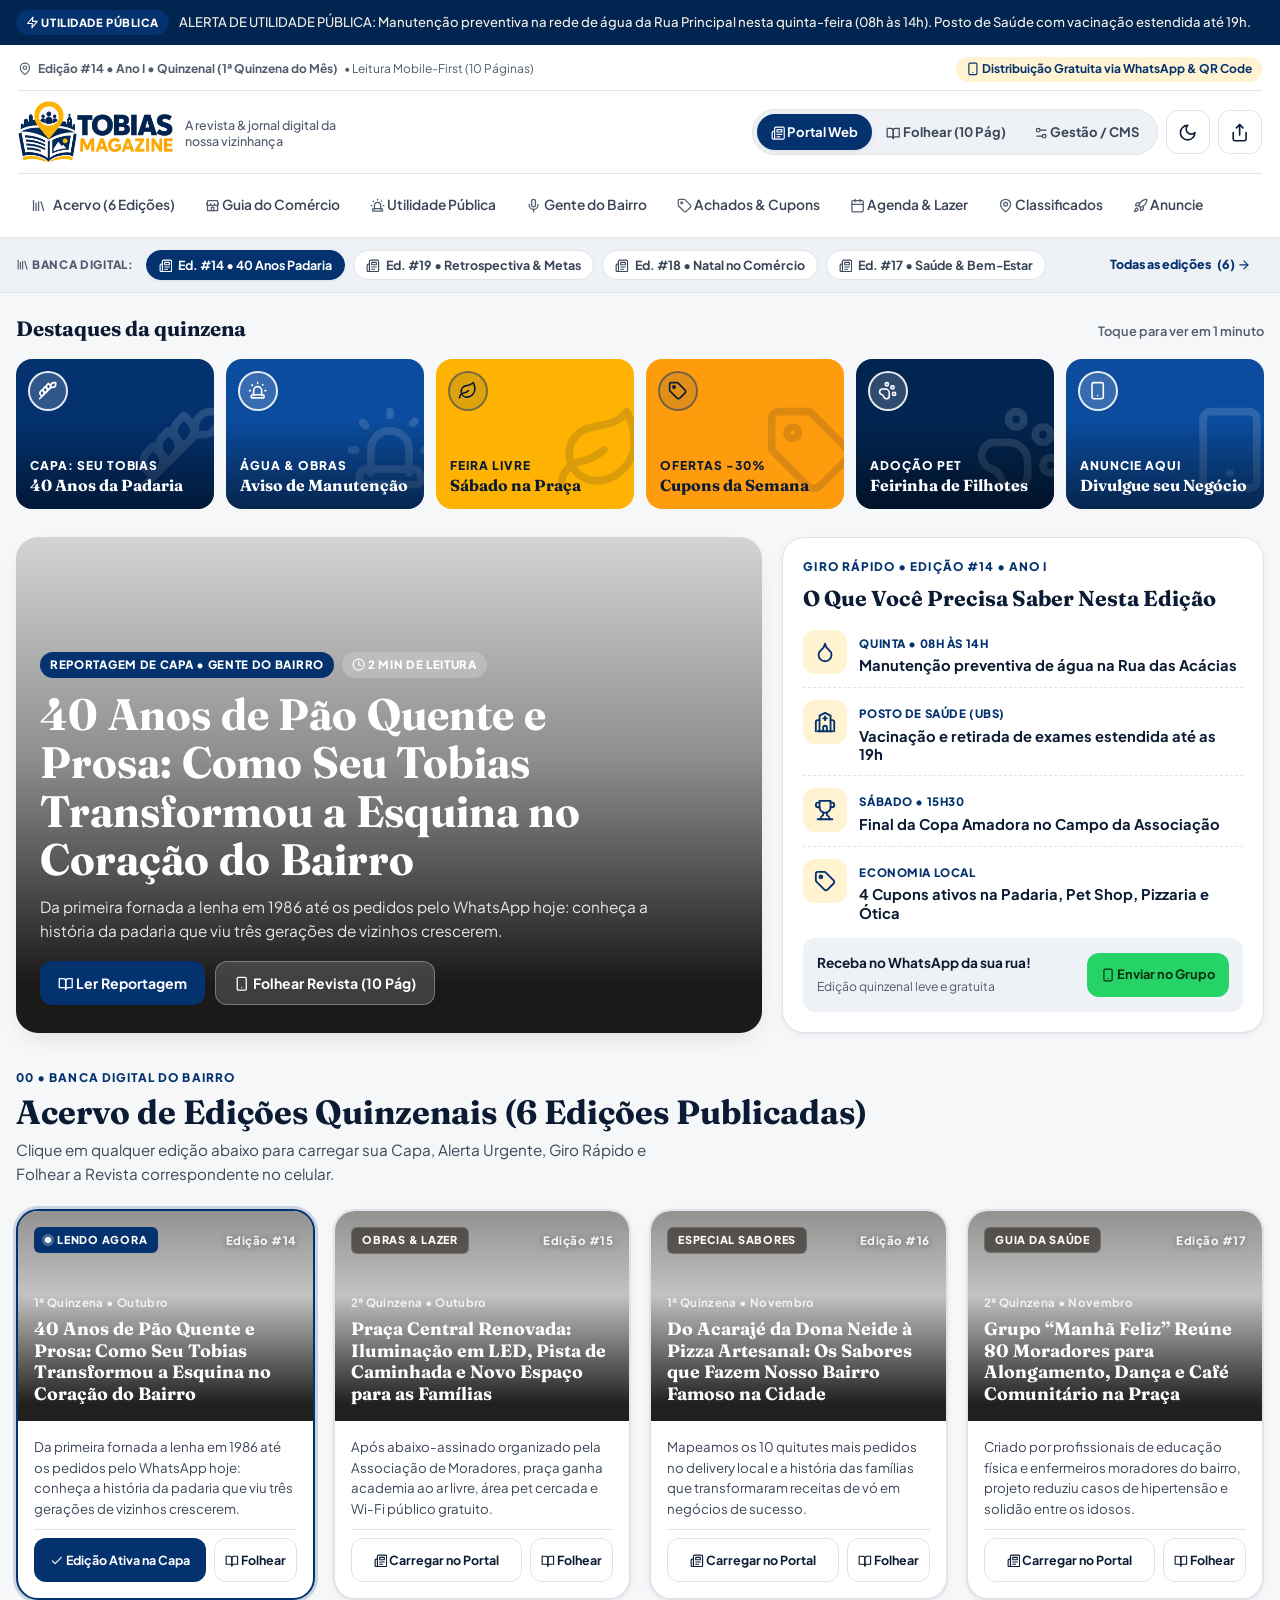
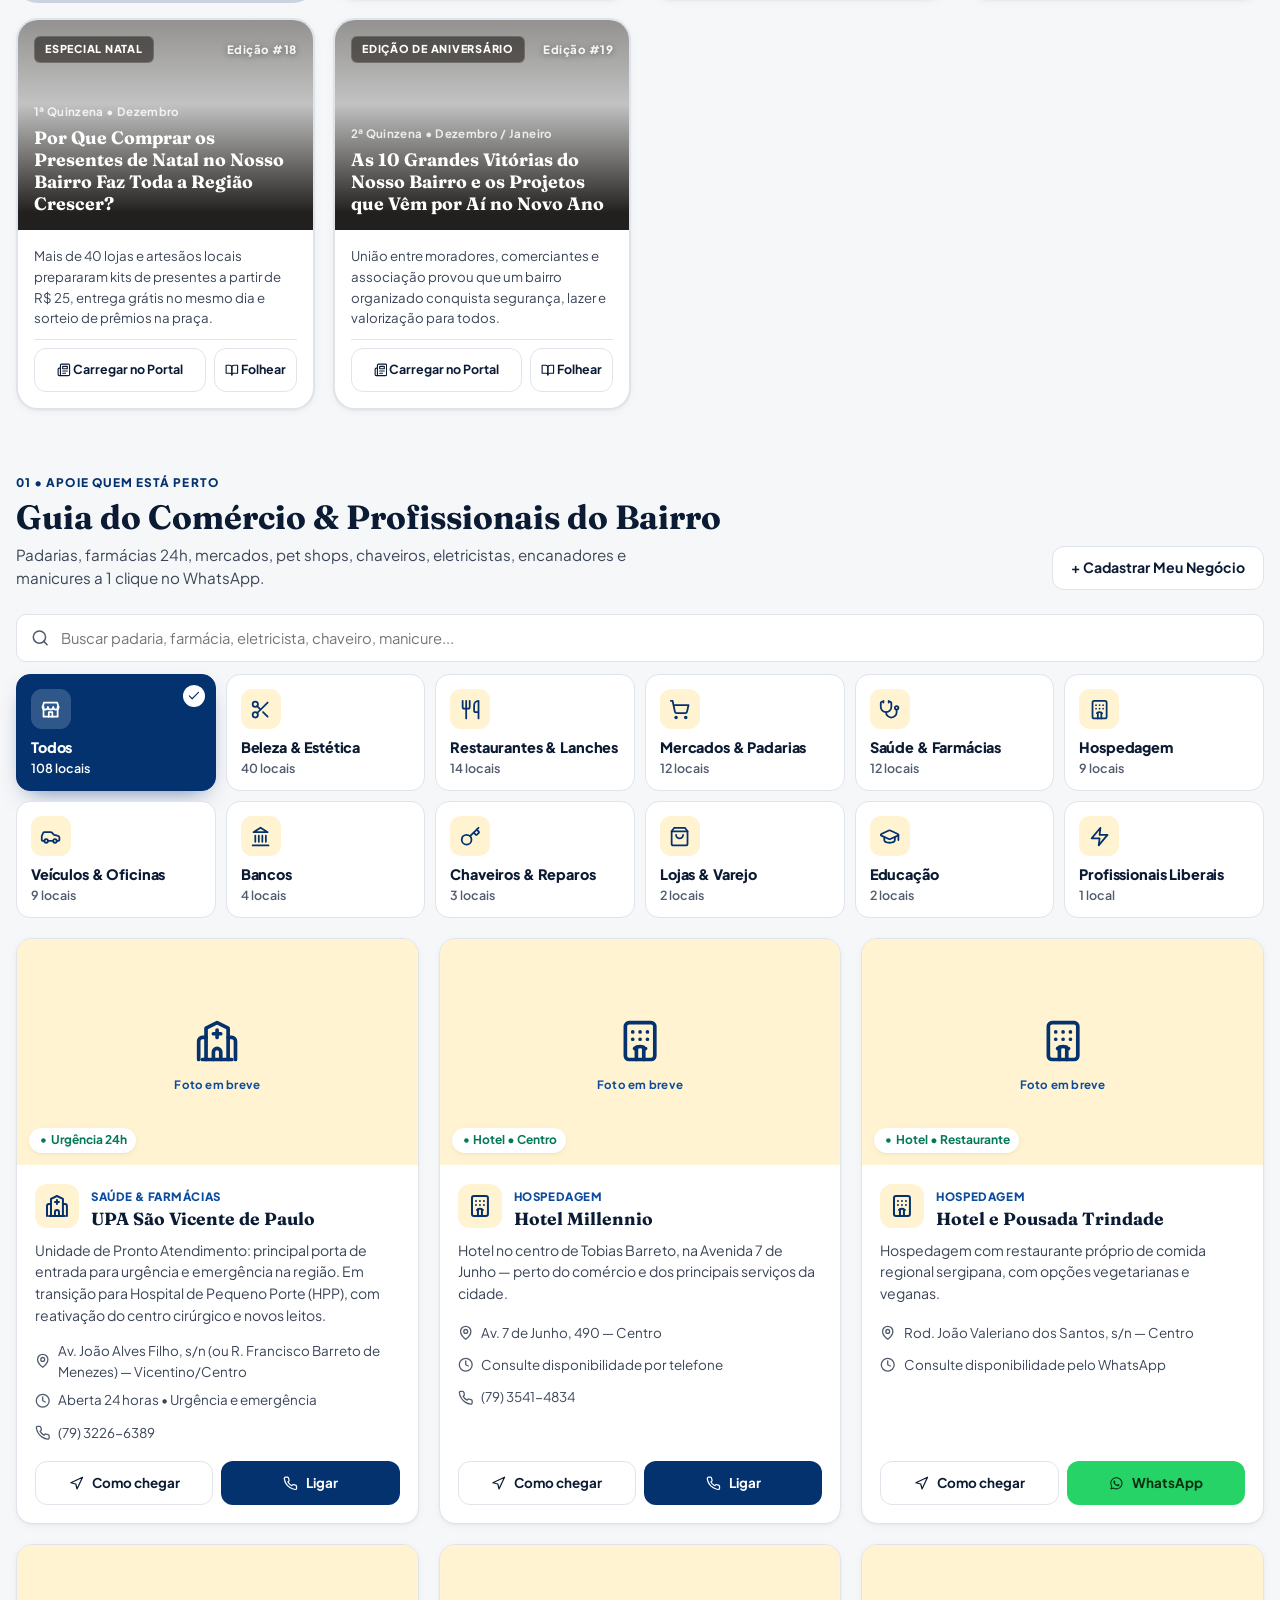
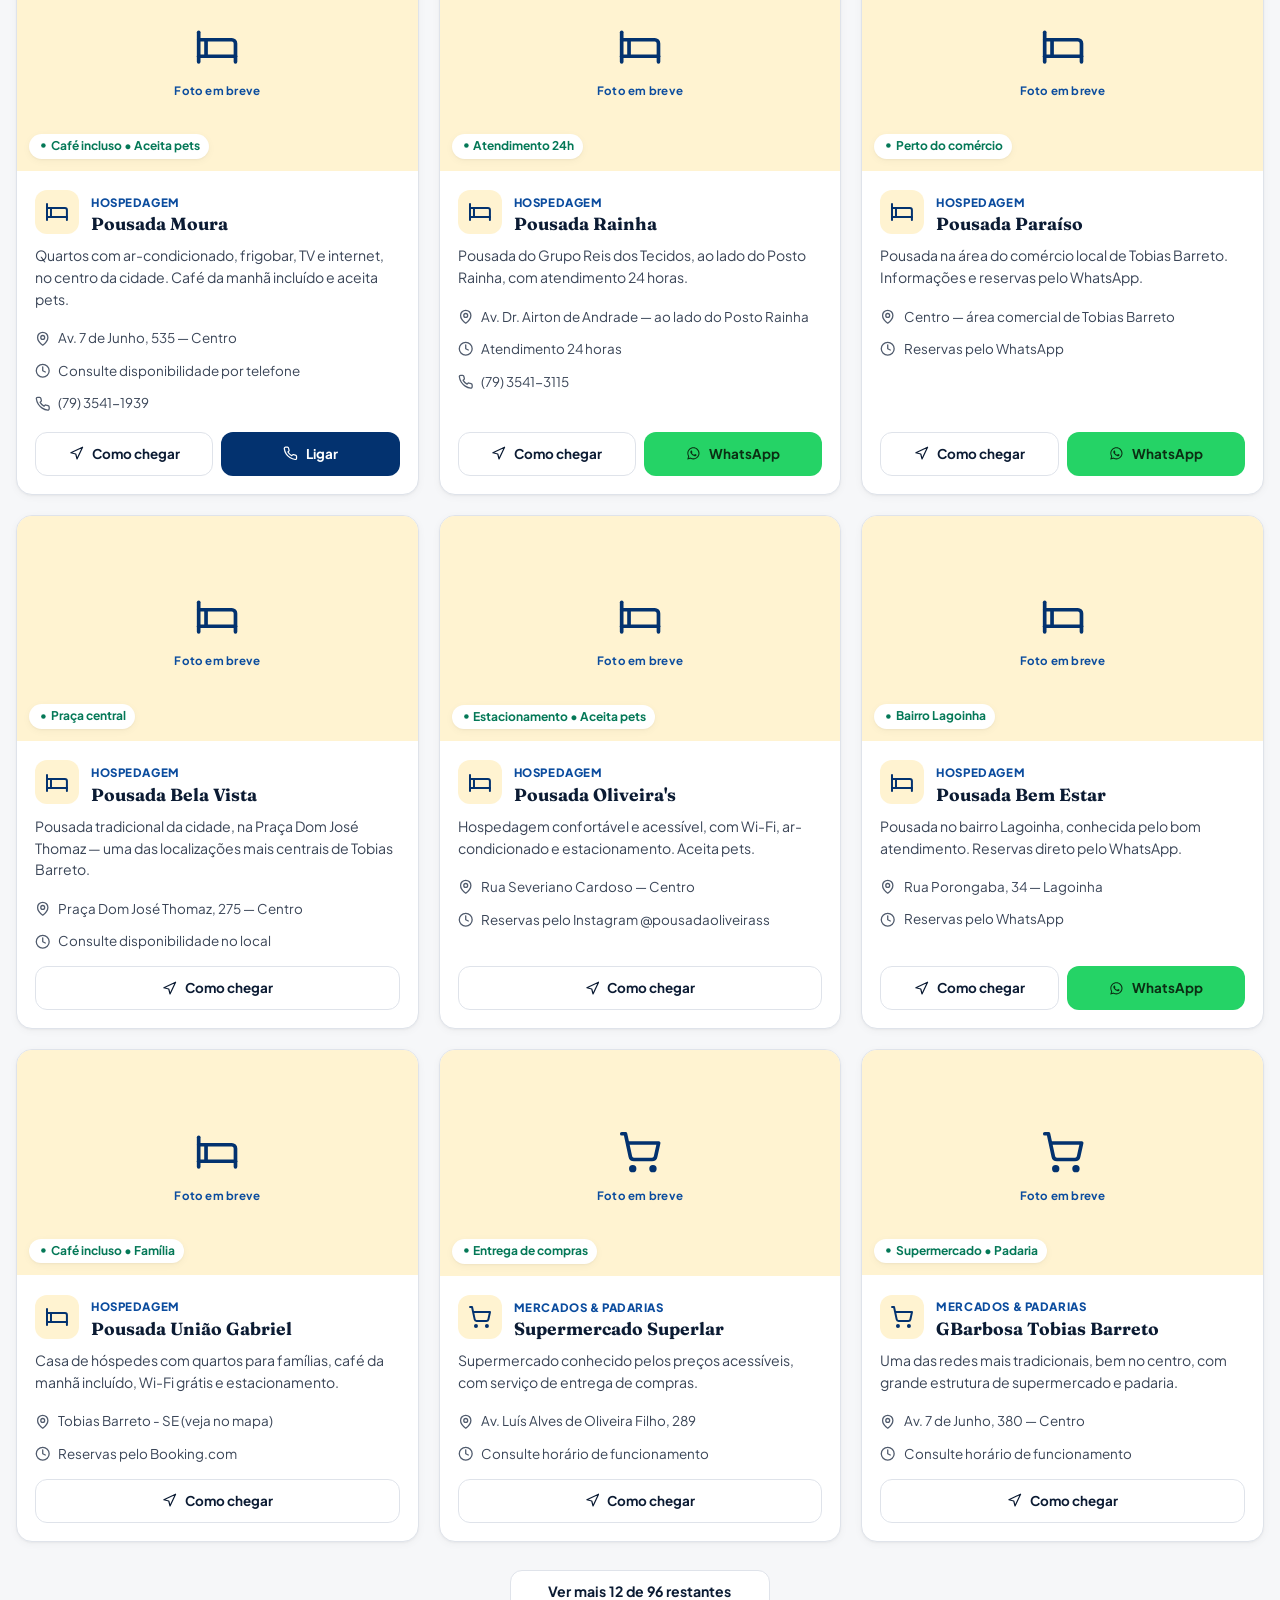
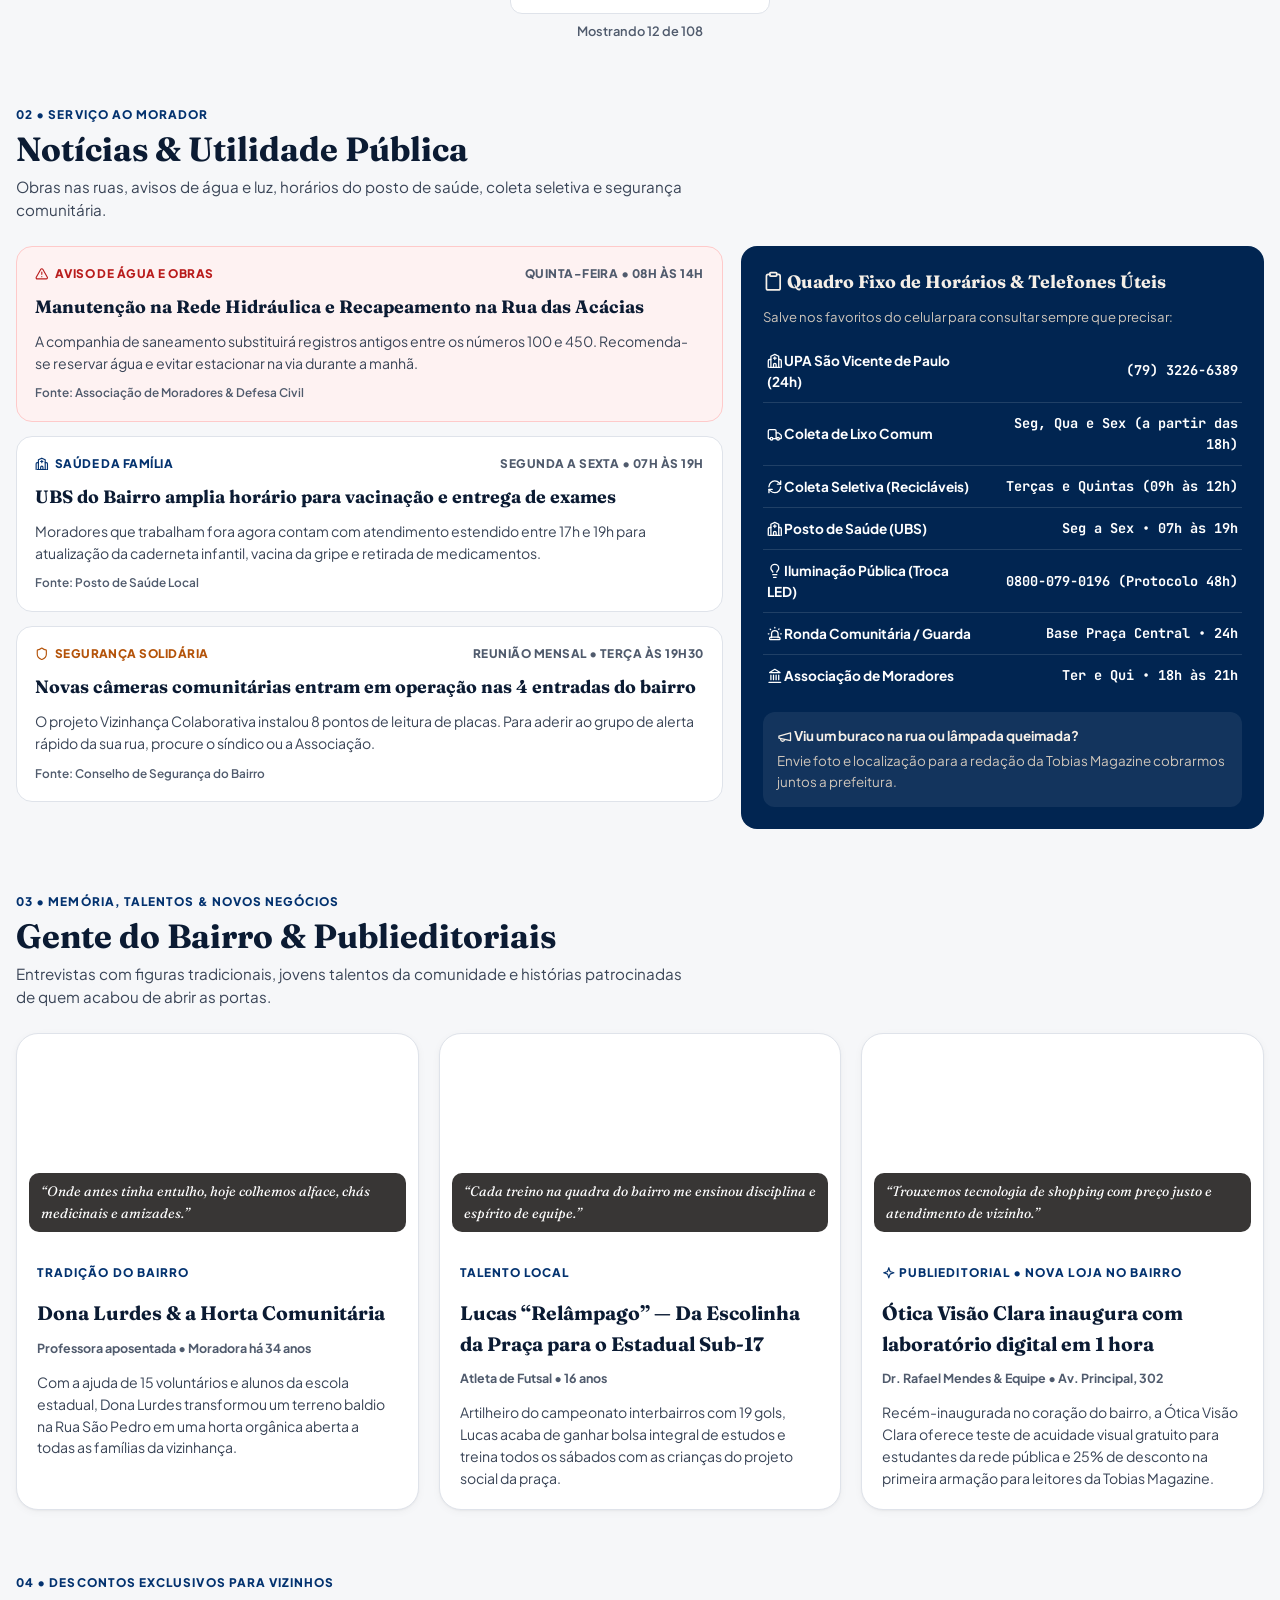
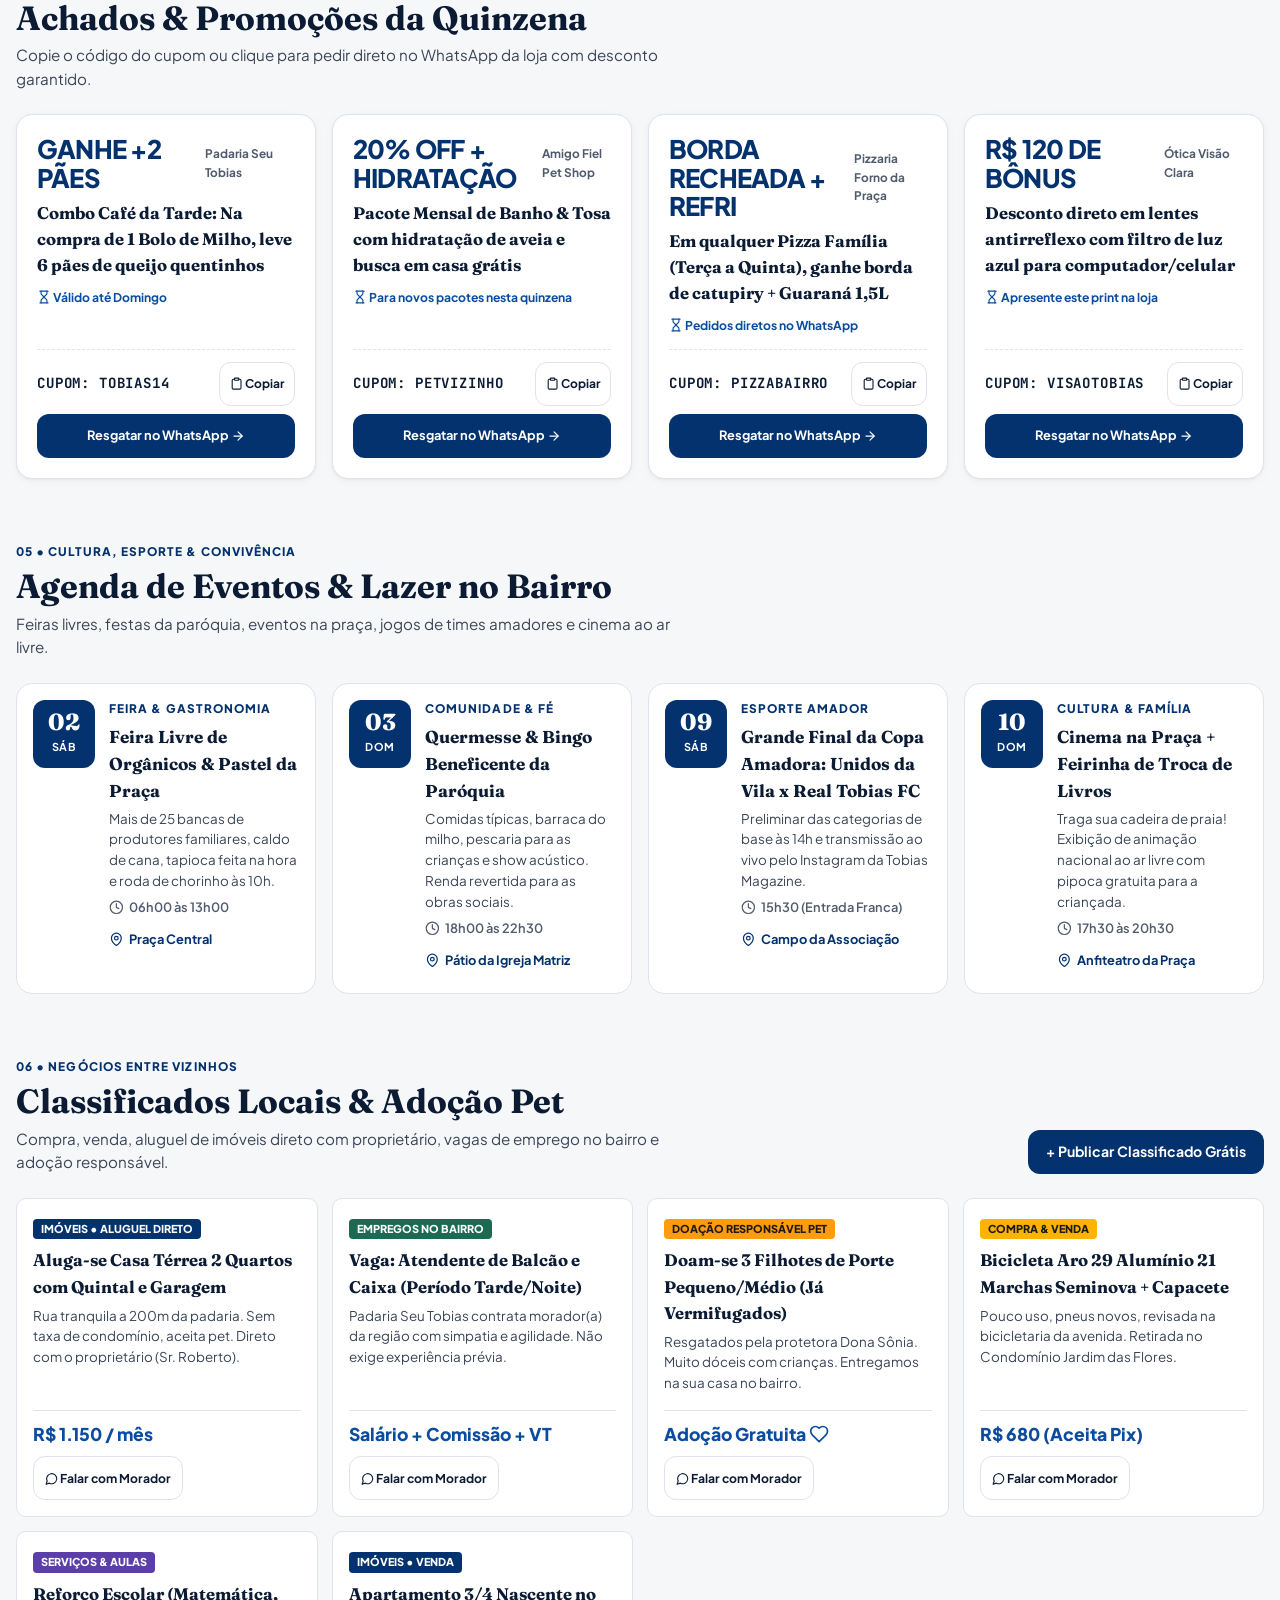
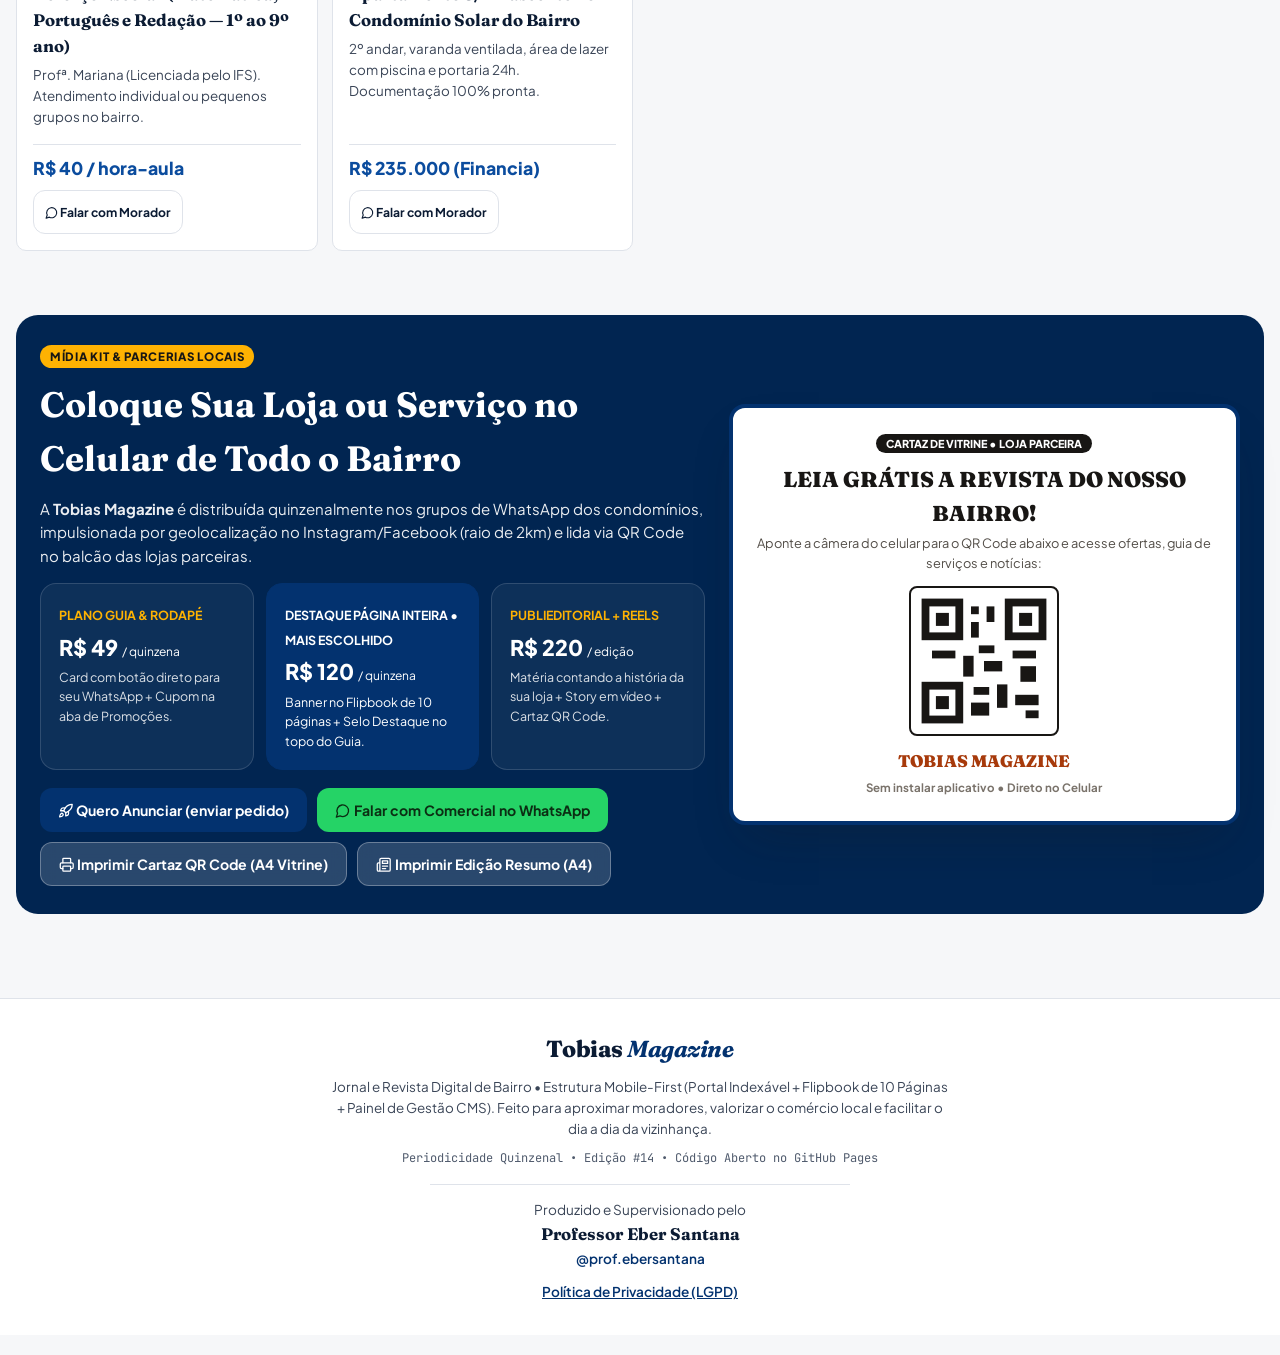
<file: index.html>
<!DOCTYPE html>
<html lang="pt-BR" data-theme="light">
<head>
  <meta charset="UTF-8" />
  <meta name="viewport" content="width=device-width, initial-scale=1.0, maximum-scale=5.0, viewport-fit=cover" />
  <title>Tobias Magazine — Jornal & Revista Digital do Nosso Bairro</title>
  <meta name="description" content="Tobias Magazine: Guia do Comércio e Serviços no WhatsApp, Utilidade Pública, Agenda da Praça, Histórias de Moradores, Cupons de Desconto e Classificados do Bairro." />
  <meta name="theme-color" content="#03326f" />
  <link rel="icon" type="image/png" sizes="32x32" href="favicon-32.png" />
  <link rel="apple-touch-icon" href="apple-touch-icon.png" />
  <link rel="manifest" href="manifest.webmanifest" />
  <meta name="mobile-web-app-capable" content="yes" />
  <meta name="apple-mobile-web-app-capable" content="yes" />
  <meta name="apple-mobile-web-app-title" content="Tobias" />
  <meta name="apple-mobile-web-app-status-bar-style" content="default" />

  <!-- Google Fonts (Fraunces nos títulos de revista + Plus Jakarta Sans no texto + JetBrains Mono nos cupons) -->
  <link rel="preconnect" href="https://fonts.googleapis.com" />
  <link rel="preconnect" href="https://fonts.gstatic.com" crossorigin />
  <link href="https://fonts.googleapis.com/css2?family=Fraunces:ital,opsz,wght@0,9..144,600..800;1,9..144,600..800&family=JetBrains+Mono:wght@600;800&family=Plus+Jakarta+Sans:wght@400;500;600;700;800&display=swap" rel="stylesheet" />

  <link rel="stylesheet" href="styles.css?v=202610302100" />
</head>
<body>
  <a class="skip-link" id="skipLink" href="#conteudo">Pular para o conteúdo</a>

  <!-- 1. BARRA DE UTILIDADE PÚBLICA AO VIVO -->
  <div class="utility-ticker" role="region" aria-label="Alerta de Utilidade Pública">
    <div class="utility-ticker-content">
      <span class="badge-live">⚡ Utilidade Pública</span>
      <span id="urgentTickerText">Carregando avisos do bairro...</span>
    </div>
  </div>

  <!-- 2. CABEÇALHO EDITORIAL (PORTAL + MODO FLIPBOOK) -->
  <header class="site-header">
    <div class="header-inner">
      <div class="header-meta">
        <span id="headerEditionMeta">📍 <strong>Edição #14 • Quinzenal</strong> • Leitura Mobile-First (10 Páginas)</span>
        <span class="edition-pill">📲 Distribuição Gratuita via WhatsApp & QR Code</span>
      </div>

      <div class="header-main">
        <a href="#" class="brand-logo" onclick="window.TobiasApp.switchMode('portal')" aria-label="Tobias Magazine — página inicial">
          <img class="brand-img" src="logo-horizontal.png" alt="Tobias Magazine" width="150" height="62" />
          <span class="brand-subtitle brand-subtitle-desk">A revista &amp; jornal digital da nossa vizinhança</span>
        </a>

        <div class="header-actions">
          <div class="mode-switcher" role="group" aria-label="Modo de Leitura e Gestão">
            <button id="modePortalBtn" class="mode-btn active" aria-pressed="true" onclick="window.TobiasApp.switchMode('portal')">
              📰 Portal Web
            </button>
            <button id="modeFlipBtn" class="mode-btn" aria-pressed="false" onclick="window.TobiasApp.switchMode('flipbook')">
              📖 Folhear (10 Pág)
            </button>
            <button id="modeAdminBtn" class="mode-btn" aria-pressed="false" onclick="window.TobiasApp.switchMode('admin')">
              ⚙️ Gestão / CMS
            </button>
          </div>

          <button class="icon-btn" id="themeToggleBtn" onclick="window.TobiasApp.toggleTheme()" title="Alternar tema claro/escuro" aria-label="Alternar tema">
            🌙
          </button>

          <button class="icon-btn" onclick="window.TobiasApp.shareWhatsAppEdition()" title="Compartilhar no WhatsApp do Condomínio" aria-label="Compartilhar no WhatsApp">
            📤
          </button>
        </div>
      </div>

      <!-- Menu de Pautas Locais -->
      <nav class="nav-scroller h-scroll" aria-label="Seções da Revista">
        <a href="#acervo-edicoes" class="nav-chip" onclick="window.TobiasApp.switchMode('portal')">📚 <span>Acervo (<span data-edition-count>6</span> Edições)</span></a>
        <a href="#guia-comercio" class="nav-chip" onclick="window.TobiasApp.switchMode('portal')">🏪 Guia do Comércio</a>
        <a href="#utilidade-publica" class="nav-chip" onclick="window.TobiasApp.switchMode('portal')">🚨 Utilidade Pública</a>
        <a href="#gente-do-bairro" class="nav-chip" onclick="window.TobiasApp.switchMode('portal')">🎙️ Gente do Bairro</a>
        <a href="#achados-promocoes" class="nav-chip" onclick="window.TobiasApp.switchMode('portal')">🏷️ Achados & Cupons</a>
        <a href="#agenda-eventos" class="nav-chip" onclick="window.TobiasApp.switchMode('portal')">📅 Agenda & Lazer</a>
        <a href="#classificados" class="nav-chip" onclick="window.TobiasApp.switchMode('portal')">📌 Classificados</a>
        <a href="#anuncie-midia" class="nav-chip" onclick="window.TobiasApp.switchMode('portal')">🚀 Anuncie</a>
      </nav>
    </div>
  </header>

  <!-- BARRA DE SELEÇÃO RÁPIDA DAS 6 EDIÇÕES QUINZENAIS (#14 A #19) -->
  <div class="editions-shelf-bar" role="region" aria-label="Seletor de Edições Quinzenais">
    <div class="editions-shelf-inner">
      <span class="shelf-label">📚 Banca Digital:</span>
      <!-- Mostra só as edições que cabem inteiras + botão "Todas as edições (N)" (app.js → fitEditionsShelf) -->
      <div id="editionsTopShelf" class="editions-top-shelf"></div>
    </div>
  </div>

  <!-- ========================================================================
       MODO 1: FLIPBOOK INTERATIVO DE 10 PÁGINAS (ESTILO FLIPSNACK / FLIP HTML5)
       ======================================================================== -->
  <section class="flipbook-wrapper" aria-label="Revista Folheável de 10 Páginas">
    <div class="flipbook-topbar">
      <div>
        <strong style="font-family:var(--font-serif); font-size:1.1rem;">📖 Modo Flipbook Mobile (10 Páginas Enxutas)</strong>
        <p style="font-size:0.78rem; color:var(--text-muted);">Ideal para leitura rápida no smartphone sem cansar a vista.</p>
      </div>
      <div style="display:flex; align-items:center; gap:10px;">
        <span id="flipPageCounter" style="font-family:var(--font-mono); font-size:0.82rem; font-weight:800;">Página 1 de 10</span>
        <button class="btn btn-outline" style="padding:6px 12px; font-size:0.78rem;" onclick="window.TobiasApp.switchMode('portal')">
          Voltar ao Portal Completo
        </button>
      </div>
      <div class="flipbook-progress-bar">
        <div id="flipProgressFill" class="flipbook-progress-fill" style="width:10%;"></div>
      </div>
    </div>

    <div id="magazineStage" class="magazine-stage">
      <!-- Renderizado dinamicamente via app.js -->
    </div>

    <div class="flip-controls">
      <button class="btn btn-outline" onclick="window.TobiasApp.prevPage()">← Página Anterior</button>
      <div id="flipPageDots" class="page-dots"></div>
      <button class="btn btn-primary" onclick="window.TobiasApp.nextPage()">Próxima Página →</button>
    </div>
  </section>

  <!-- ========================================================================
       MODO 2: PORTAL EDITORIAL COMPLETO (INDEXÁVEL NO GOOGLE / SEO LOCAL)
       ======================================================================== -->
  <main class="main-container portal-view" id="conteudo" tabindex="-1">

    <!-- BARRA DE STORIES RÁPIDOS DO BAIRRO -->
    <section class="highlights" aria-labelledby="highlightsTitle">
      <div class="highlights-head">
        <h2 id="highlightsTitle" class="highlights-title">Destaques da quinzena</h2>
        <span class="highlights-hint">Toque para ver em 1 minuto</span>
      </div>
      <div id="storiesBar" class="stories-bar"></div>
    </section>

    <!-- CAPA DA QUINZENA + RESUMO RÁPIDO -->
    <section class="hero-grid">
      <div id="heroCoverBox" class="cover-feature">
        <!-- Preenchido via app.js -->
      </div>

      <div class="hero-side-card">
        <div>
          <span id="heroPulseKicker" class="section-kicker">Giro Rápido • Edição #14</span>
          <h2 style="font-family:var(--font-serif); font-size:1.35rem; font-weight:800; margin-bottom:14px;">
            O Que Você Precisa Saber Nesta Edição
          </h2>

          <div id="heroPulseList" class="pulse-list">
            <!-- Preenchido dinamicamente conforme a edição selecionada (#14 a #19) -->
          </div>
        </div>

        <div style="background:var(--bg-subtle); padding:14px; border-radius:12px; display:flex; align-items:center; justify-content:space-between; gap:10px; flex-wrap:wrap;">
          <div>
            <strong style="font-size:0.85rem; display:block;">Receba no WhatsApp da sua rua!</strong>
            <span style="font-size:0.76rem; color:var(--text-muted);">Edição quinzenal leve e gratuita</span>
          </div>
          <button class="btn btn-whatsapp" style="padding:8px 14px; font-size:0.8rem;" onclick="window.TobiasApp.shareWhatsAppEdition()">
            📲 Enviar no Grupo
          </button>
        </div>
      </div>
    </section>

    <!-- ======================================================================
         BANCA DIGITAL: ACERVO DAS 6 EDIÇÕES QUINZENAIS (#14 A #19)
         ====================================================================== -->
    <section id="acervo-edicoes" class="section-block">
      <div class="section-header">
        <div>
          <span class="section-kicker">00 • Banca Digital do Bairro</span>
          <h2 class="section-title">Acervo de Edições Quinzenais (<span data-edition-count>6</span> Edições Publicadas)</h2>
          <p class="section-subtitle">Clique em qualquer edição abaixo para carregar sua Capa, Alerta Urgente, Giro Rápido e Folhear a Revista correspondente no celular.</p>
        </div>
      </div>

      <div id="editionsStandGrid" class="editions-stand-grid"></div>
    </section>

    <!-- ======================================================================
         PAUTA 1: GUIA DO COMÉRCIO E SERVIÇOS (PADARIAS, FARMÁCIAS, PROFISSIONAIS)
         ====================================================================== -->
    <section id="guia-comercio" class="section-block">
      <div class="section-header">
        <div>
          <span class="section-kicker">01 • Apoie Quem Está Perto</span>
          <h2 class="section-title">Guia do Comércio & Profissionais do Bairro</h2>
          <p class="section-subtitle">Padarias, farmácias 24h, mercados, pet shops, chaveiros, eletricistas, encanadores e manicures a 1 clique no WhatsApp.</p>
        </div>
        <button class="btn btn-outline" onclick="window.TobiasApp.openSubmitModal('biz')">
          + Cadastrar Meu Negócio
        </button>
      </div>

      <div class="filter-toolbar">
        <div class="search-box">
          <span class="search-icon">🔍</span>
          <input type="search" id="directorySearchInput" placeholder="Buscar padaria, farmácia, eletricista, chaveiro, manicure..." aria-label="Buscar no guia do bairro" />
        </div>

        <!-- Filtros gerados pelo app.js a partir das categorias cadastradas (com contagem) -->
        <div id="categoryPills" class="category-tiles" role="group" aria-label="Filtrar por categoria"></div>
      </div>

      <div id="directoryGrid" class="cards-grid"></div>
    </section>

    <!-- ======================================================================
         PAUTA 2: NOTÍCIAS E UTILIDADE PÚBLICA
         ====================================================================== -->
    <section id="utilidade-publica" class="section-block">
      <div class="section-header">
        <div>
          <span class="section-kicker">02 • Serviço ao Morador</span>
          <h2 class="section-title">Notícias & Utilidade Pública</h2>
          <p class="section-subtitle">Obras nas ruas, avisos de água e luz, horários do posto de saúde, coleta seletiva e segurança comunitária.</p>
        </div>
      </div>

      <div class="utility-grid">
        <div id="utilityNewsList"></div>

        <div class="utility-board">
          <h3>📋 Quadro Fixo de Horários & Telefones Úteis</h3>
          <p style="font-size:0.82rem; color:var(--text-secondary); margin-bottom:12px;">
            Salve nos favoritos do celular para consultar sempre que precisar:
          </p>
          <table class="schedule-table">
            <tbody id="essentialScheduleBody"></tbody>
          </table>
          <div class="report-box" style="margin-top:16px; padding:14px; background:var(--bg-subtle); border-radius:12px; font-size:0.84rem;">
            <strong>📢 Viu um buraco na rua ou lâmpada queimada?</strong>
            <p style="margin-top:4px; color:var(--text-secondary);">Envie foto e localização para a redação da Tobias Magazine cobrarmos juntos a prefeitura.</p>
          </div>
        </div>
      </div>
    </section>

    <!-- ======================================================================
         PAUTA 3: HISTÓRIAS DE MORADORES (GENTE DO BAIRRO & PUBLIEDITORIAL)
         ====================================================================== -->
    <section id="gente-do-bairro" class="section-block">
      <div class="section-header">
        <div>
          <span class="section-kicker">03 • Memória, Talentos & Novos Negócios</span>
          <h2 class="section-title">Gente do Bairro & Publieditoriais</h2>
          <p class="section-subtitle">Entrevistas com figuras tradicionais, jovens talentos da comunidade e histórias patrocinadas de quem acabou de abrir as portas.</p>
        </div>
      </div>

      <div id="peopleStoriesGrid" class="stories-editorial-grid"></div>
    </section>

    <!-- ======================================================================
         PAUTA 4: ACHADOS E PROMOÇÕES (CUPONS DOS LOJISTAS)
         ====================================================================== -->
    <section id="achados-promocoes" class="section-block">
      <div class="section-header">
        <div>
          <span class="section-kicker">04 • Descontos Exclusivos para Vizinhos</span>
          <h2 class="section-title">Achados & Promoções da Quinzena</h2>
          <p class="section-subtitle">Copie o código do cupom ou clique para pedir direto no WhatsApp da loja com desconto garantido.</p>
        </div>
      </div>

      <div id="promotionsGrid" class="coupons-grid"></div>
    </section>

    <!-- ======================================================================
         PAUTA 5: AGENDA DE EVENTOS E LAZER
         ====================================================================== -->
    <section id="agenda-eventos" class="section-block">
      <div class="section-header">
        <div>
          <span class="section-kicker">05 • Cultura, Esporte & Convivência</span>
          <h2 class="section-title">Agenda de Eventos & Lazer no Bairro</h2>
          <p class="section-subtitle">Feiras livres, festas da paróquia, eventos na praça, jogos de times amadores e cinema ao ar livre.</p>
        </div>
      </div>

      <div id="eventsGrid" class="events-grid"></div>
    </section>

    <!-- ======================================================================
         PAUTA 6: CLASSIFICADOS LOCAIS
         ====================================================================== -->
    <section id="classificados" class="section-block">
      <div class="section-header">
        <div>
          <span class="section-kicker">06 • Negócios Entre Vizinhos</span>
          <h2 class="section-title">Classificados Locais & Adoção Pet</h2>
          <p class="section-subtitle">Compra, venda, aluguel de imóveis direto com proprietário, vagas de emprego no bairro e adoção responsável.</p>
        </div>
        <button class="btn btn-primary" onclick="window.TobiasApp.openSubmitModal('classified')">
          + Publicar Classificado Grátis
        </button>
      </div>

      <div id="classifiedsGrid" class="classifieds-grid"></div>
    </section>

    <!-- ======================================================================
         HUB DE DISTRIBUIÇÃO, MONETIZAÇÃO & CARTAZ QR CODE PARA VITRINES
         ====================================================================== -->
    <section id="anuncie-midia" class="section-block">
      <div class="monetization-banner">
        <div>
          <span class="tag-badge" id="adsKitBadge" style="background:var(--brand-gold); color:#181614;">Mídia Kit & Parcerias Locais</span>
          <h2 id="adsKitTitle" style="font-family:var(--font-serif); font-size:clamp(1.5rem, 3vw, 2.2rem); margin:10px 0;">
            Coloque Sua Loja ou Serviço no Celular de Todo o Bairro
          </h2>
          <p id="adsKitIntro" style="font-size:0.94rem; opacity:0.92; margin-bottom:16px;"></p>

          <div class="pricing-tiers" id="adsKitTiers"></div>

          <div style="margin-top:18px; display:flex; gap:10px; flex-wrap:wrap;">
            <button type="button" id="adsLeadBtn" class="btn btn-primary" style="display:none;" onclick="window.TobiasApp.openSubmitModal('lead')">
              🚀 Quero Anunciar (enviar pedido)
            </button>
            <button type="button" class="btn btn-whatsapp" onclick="window.TobiasApp.contactCommercialWhatsApp()">
              💬 Falar com Comercial no WhatsApp
            </button>
            <button type="button" class="btn btn-glass" onclick="window.TobiasApp.printPosterA4()">
              🖨️ Imprimir Cartaz QR Code (A4 Vitrine)
            </button>
            <button type="button" class="btn btn-glass" onclick="window.TobiasApp.printFullEditionA4()">
              📰 Imprimir Edição Resumo (A4)
            </button>
          </div>
        </div>

        <!-- Cartaz Pronto para Imprimir e Colar na Vitrine -->
        <div class="qr-poster-card">
          <span id="qrPosterHeadlineBadge" style="background:#181614; color:#fff; font-size:0.68rem; font-weight:800; padding:3px 10px; border-radius:99px; text-transform:uppercase;">
            Cartaz de Vitrine • Loja Parceira
          </span>
          <h3 id="qrPosterMainTitle" style="font-family:var(--font-serif); font-size:1.35rem; font-weight:900; margin-top:8px;">
            LEIA GRÁTIS A REVISTA DO NOSSO BAIRRO!
          </h3>
          <p style="font-size:0.8rem; color:#524d47; margin-top:4px;">
            Aponte a câmera do celular para o QR Code abaixo e acesse ofertas, guia de serviços e notícias:
          </p>

          <!-- QR Code SVG Vetorial Limpo -->
          <div class="qr-svg-box" role="img" aria-label="QR Code da Tobias Magazine">
            <svg viewBox="0 0 100 100" width="100%" height="100%" fill="#181614">
              <rect x="5" y="5" width="26" height="26" fill="none" stroke="#181614" stroke-width="6"/>
              <rect x="13" y="13" width="10" height="10"/>
              <rect x="69" y="5" width="26" height="26" fill="none" stroke="#181614" stroke-width="6"/>
              <rect x="77" y="13" width="10" height="10"/>
              <rect x="5" y="69" width="26" height="26" fill="none" stroke="#181614" stroke-width="6"/>
              <rect x="13" y="77" width="10" height="10"/>
              <rect x="40" y="8" width="6" height="6"/>
              <rect x="52" y="8" width="6" height="12"/>
              <rect x="40" y="20" width="6" height="12"/>
              <rect x="46" y="38" width="12" height="6"/>
              <rect x="10" y="42" width="18" height="6"/>
              <rect x="34" y="46" width="8" height="16"/>
              <rect x="50" y="50" width="14" height="8"/>
              <rect x="72" y="42" width="18" height="6"/>
              <rect x="78" y="54" width="12" height="12"/>
              <rect x="42" y="70" width="12" height="6"/>
              <rect x="60" y="68" width="8" height="18"/>
              <rect x="40" y="82" width="14" height="10"/>
              <rect x="74" y="76" width="18" height="8"/>
              <rect x="82" y="88" width="10" height="6"/>
            </svg>
          </div>

          <div style="font-family:var(--font-serif); font-weight:900; font-size:1.05rem; color:#a73a0b;">
            TOBIAS MAGAZINE
          </div>
          <span style="font-size:0.72rem; color:#7a736b; font-weight:700;">
            Sem instalar aplicativo • Direto no Celular
          </span>
        </div>
      </div>
    </section>

  </main>

  <!-- ========================================================================
       MODO 3: PAINEL DE GESTÃO DA APLICAÇÃO & CMS EDITORIAL (COM LOGIN & RBAC)
       ======================================================================== -->
  <section class="admin-wrapper" role="main" id="gestao-conteudo" aria-label="Painel de Gestão Editorial da Tobias Magazine">
    <h1 class="sr-only">Central de Gestão Editorial — Tobias Magazine</h1>
    <!-- TELA DE LOGIN (QUANDO NÃO AUTENTICADO) -->
    <div id="adminLoginGate" style="display:none;"></div>

    <!-- ÁREA LOGADA DO CMS (FILTRADA PELAS ATRIBUIÇÕES DO PERFIL) -->
    <div id="adminProtectedArea" style="display:none;">
      <div class="admin-header-banner">
        <div>
          <div style="display:flex; align-items:center; gap:10px; flex-wrap:wrap; margin-bottom:6px;">
            <span class="tag-badge" style="background:var(--brand-gold); color:#181614;">CMS & Controle de Acesso (RBAC)</span>
            <span id="activeUserBadge" class="user-session-badge">👤 Administrador</span>
          </div>
          <h2 style="font-family:var(--font-serif); font-size:clamp(1.4rem, 3vw, 2rem);">
            ⚙️ Central de Gestão Editorial — Tobias Magazine
          </h2>
          <p id="activeUserPermsLabel" style="font-size:0.84rem; opacity:0.88; margin-top:4px;">
            Acesso liberado conforme as atribuições do seu perfil.
          </p>
        </div>
        <div style="display:flex; gap:8px; flex-wrap:wrap;">
          <button type="button" class="btn btn-glass" onclick="window.TobiasApp.printPosterA4()">
            🖨️ Cartaz QR (A4)
          </button>
          <button type="button" class="btn btn-glass" onclick="window.TobiasApp.printFullEditionA4()">
            📰 Imprimir Edição (A4)
          </button>
          <button id="exportDataBtnTop" class="btn btn-primary" onclick="window.TobiasApp.exportDataJsFile()">
            ⬇️ Baixar data.js
          </button>
          <button class="btn btn-glass" onclick="window.TobiasApp.switchMode('portal')">
            👁️ Ver Portal
          </button>
          <button class="btn btn-danger" style="background:#dc2626; color:#fff; border:none; padding:10px 14px;" onclick="window.TobiasApp.logoutAdmin()">
            🔒 Sair (Logout)
          </button>
        </div>
      </div>

      <!-- Indicadores (KPIs) da Edição -->
      <div id="adminKpis" class="admin-kpis"></div>

      <!-- Layout Principal do CMS: Menu Lateral Dinâmico (RBAC) + Área de Formulários -->
      <div class="admin-layout">
        <aside id="adminSidebarNav" class="admin-sidebar" aria-label="Módulos de Gestão">
          <!-- Renderizado dinamicamente conforme permissões do perfil logado -->
        </aside>

        <div id="adminContentPanel" class="admin-content-panel">
          <!-- Renderizado dinamicamente via app.js -->
        </div>
      </div>
    </div>
  </section>

  <!-- RODAPÉ EDITORIAL -->
  <footer style="background:var(--bg-surface); border-top:1px solid var(--border-color); padding:32px 16px; text-align:center; font-size:0.84rem; color:var(--text-secondary);">
    <div style="max-width:1280px; margin:0 auto; display:flex; flex-direction:column; gap:10px; align-items:center;">
      <div style="font-family:var(--font-serif); font-size:1.45rem; font-weight:800; letter-spacing:-0.02em; color:var(--text-main);">
        Tobias <span style="color:var(--brand-text); font-style:italic; font-weight:700;">Magazine</span>
      </div>
      <p style="max-width:620px;">
        Jornal e Revista Digital de Bairro • Estrutura Mobile-First (Portal Indexável + Flipbook de 10 Páginas + Painel de Gestão CMS). Feito para aproximar moradores, valorizar o comércio local e facilitar o dia a dia da vizinhança.
      </p>
      <div style="font-family:var(--font-mono); font-size:0.75rem; color:var(--text-muted);">
        Periodicidade Quinzenal • Edição #14 • Código Aberto no GitHub Pages
      </div>
      <div style="margin-top:6px; padding-top:14px; border-top:1px solid var(--border-color); width:100%; max-width:420px; font-size:0.85rem; color:var(--text-secondary); line-height:1.6;">
        Produzido e Supervisionado pelo<br>
        <strong style="font-family:var(--font-serif); font-size:1.05rem; color:var(--text-main);">Professor Eber Santana</strong><br>
        <a href="https://www.instagram.com/prof.ebersantana/" target="_blank" rel="noopener" style="color:var(--brand-text); font-weight:600; text-decoration:none;">@prof.ebersantana</a>
        <div style="margin-top:12px;"><a href="privacidade.html" style="color:var(--brand-text); font-weight:600;">Política de Privacidade (LGPD)</a></div>
      </div>
    </div>
  </footer>

  <!-- MODAL REUTILIZÁVEL (STORIES, MATÉRIA DE CAPA E CADASTRO) -->
  <div id="genericModal" class="modal-backdrop" onclick="if(event.target===this) window.TobiasApp.closeModal()">
    <div class="modal-box" id="genericModalContent"></div>
  </div>

  <!-- ÁREA DEDICADA E ISOLADA PARA IMPRESSÃO A4 (CARTAZ QR CODE OU EDIÇÃO IMPRESSA) -->
  <div id="printableArea" aria-hidden="true"></div>

  <!-- BARRA DE NAVEGAÇÃO INFERIOR (EXCLUSIVA PARA CELULAR / MOBILE-FIRST) -->
  <nav class="bottom-nav" aria-label="Navegação Rápida no Celular">
    <button class="bottom-nav-btn active" onclick="window.TobiasApp.switchMode('portal'); window.scrollTo({top:0, behavior:'smooth'});">
      <span class="nav-icon">🏠</span>
      <span>Capa</span>
    </button>
    <button class="bottom-nav-btn" onclick="window.TobiasApp.switchMode('portal'); location.hash='#guia-comercio';">
      <span class="nav-icon">🏪</span>
      <span>Comércio</span>
    </button>
    <button class="bottom-nav-btn" onclick="window.TobiasApp.switchMode('flipbook');">
      <span class="nav-icon">📖</span>
      <span>Folhear 10p</span>
    </button>
    <button class="bottom-nav-btn" onclick="window.TobiasApp.switchMode('portal'); location.hash='#achados-promocoes';">
      <span class="nav-icon">🏷️</span>
      <span>Cupons</span>
    </button>
    <button class="bottom-nav-btn" onclick="window.TobiasApp.switchMode('admin');">
      <span class="nav-icon">⚙️</span>
      <span>Gestão</span>
    </button>
  </nav>


  <!-- VLibras: tradutor automático para Libras (widget oficial do governo federal) -->
  <div vw class="enabled">
    <div vw-access-button class="active"></div>
    <div vw-plugin-wrapper><div class="vw-plugin-top-wrapper"></div></div>
  </div>
  <script src="https://vlibras.gov.br/app/vlibras-plugin.js" defer onload="try{new window.VLibras.Widget('https://vlibras.gov.br/app')}catch(e){}"></script>
  <script src="icons.js?v=202610302100"></script>
  <script src="config.js?v=202610302100"></script>
  <script src="data.js?v=202610302100"></script>
  <script src="app.js?v=202610302100"></script>
  <script src="pwa.js?v=202610302100"></script>
  <script src="a11y.js?v=202610302100"></script>
</body>
</html>
</file>
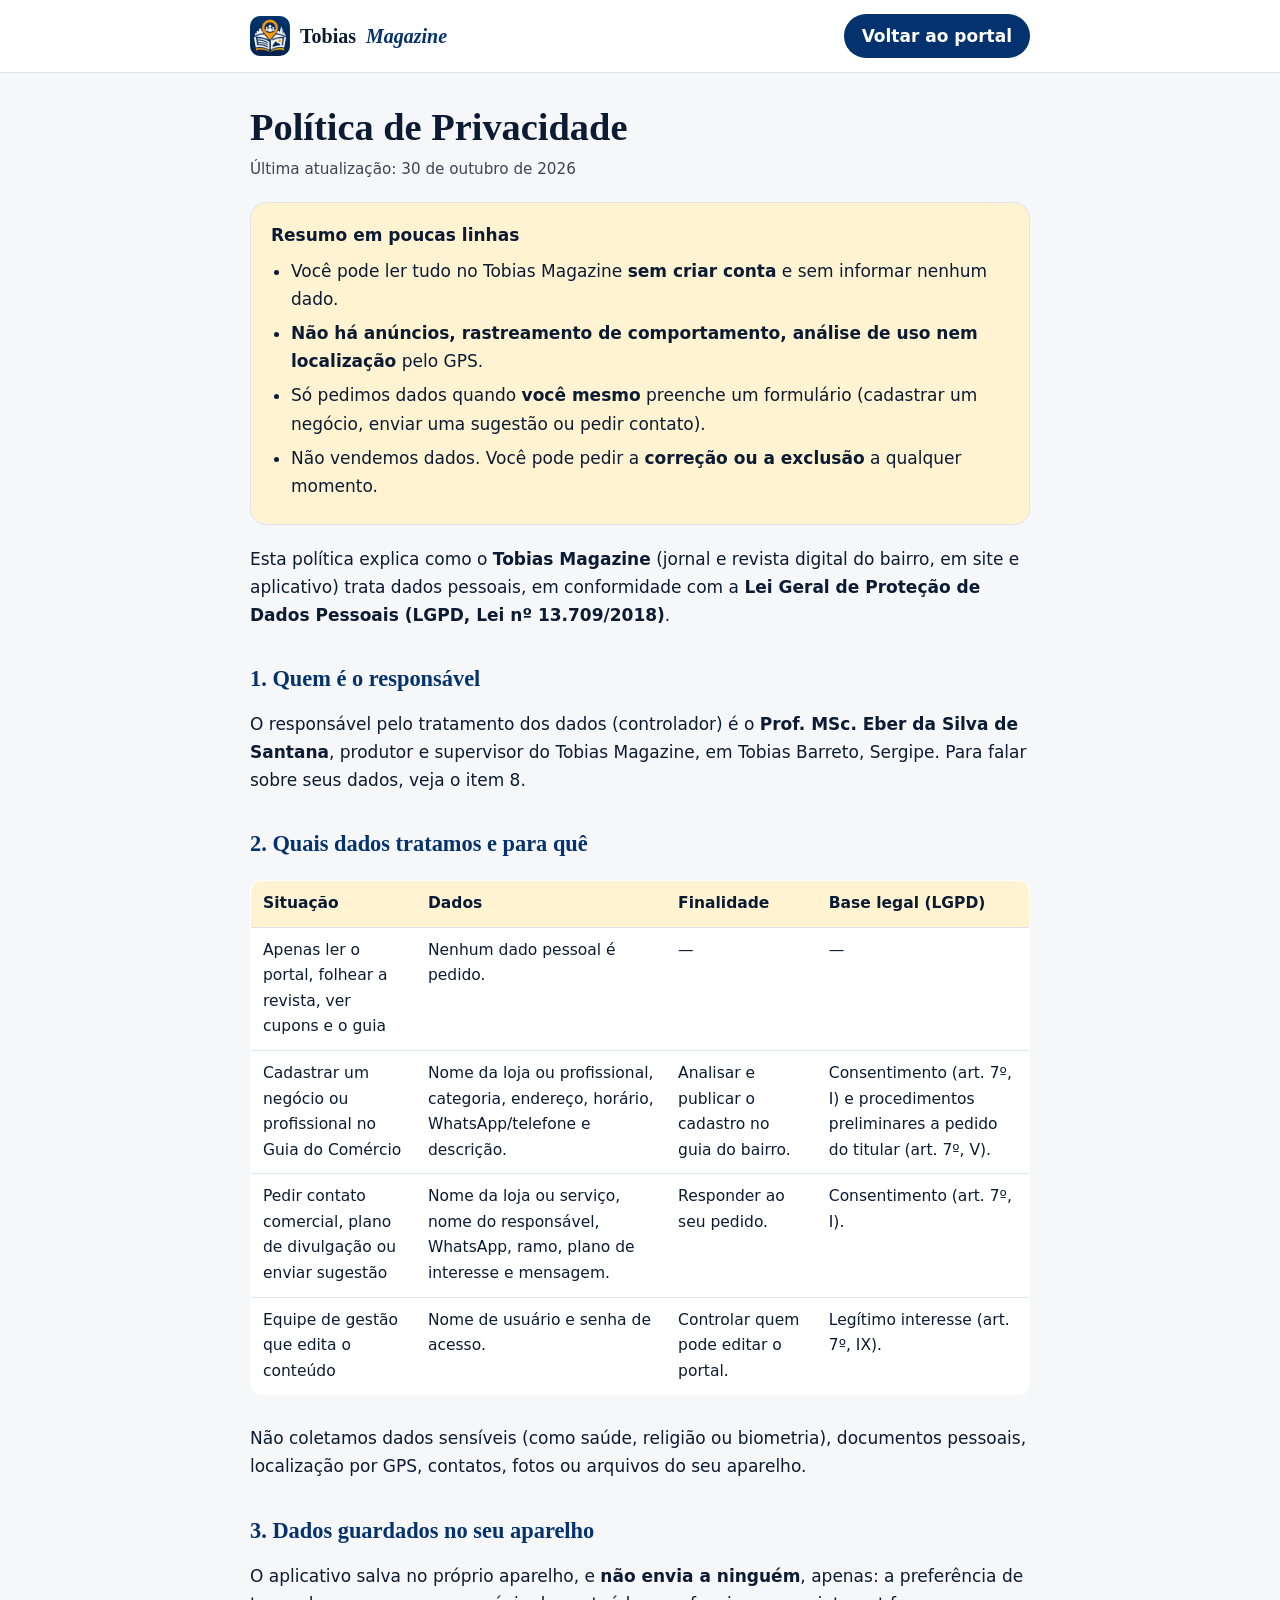
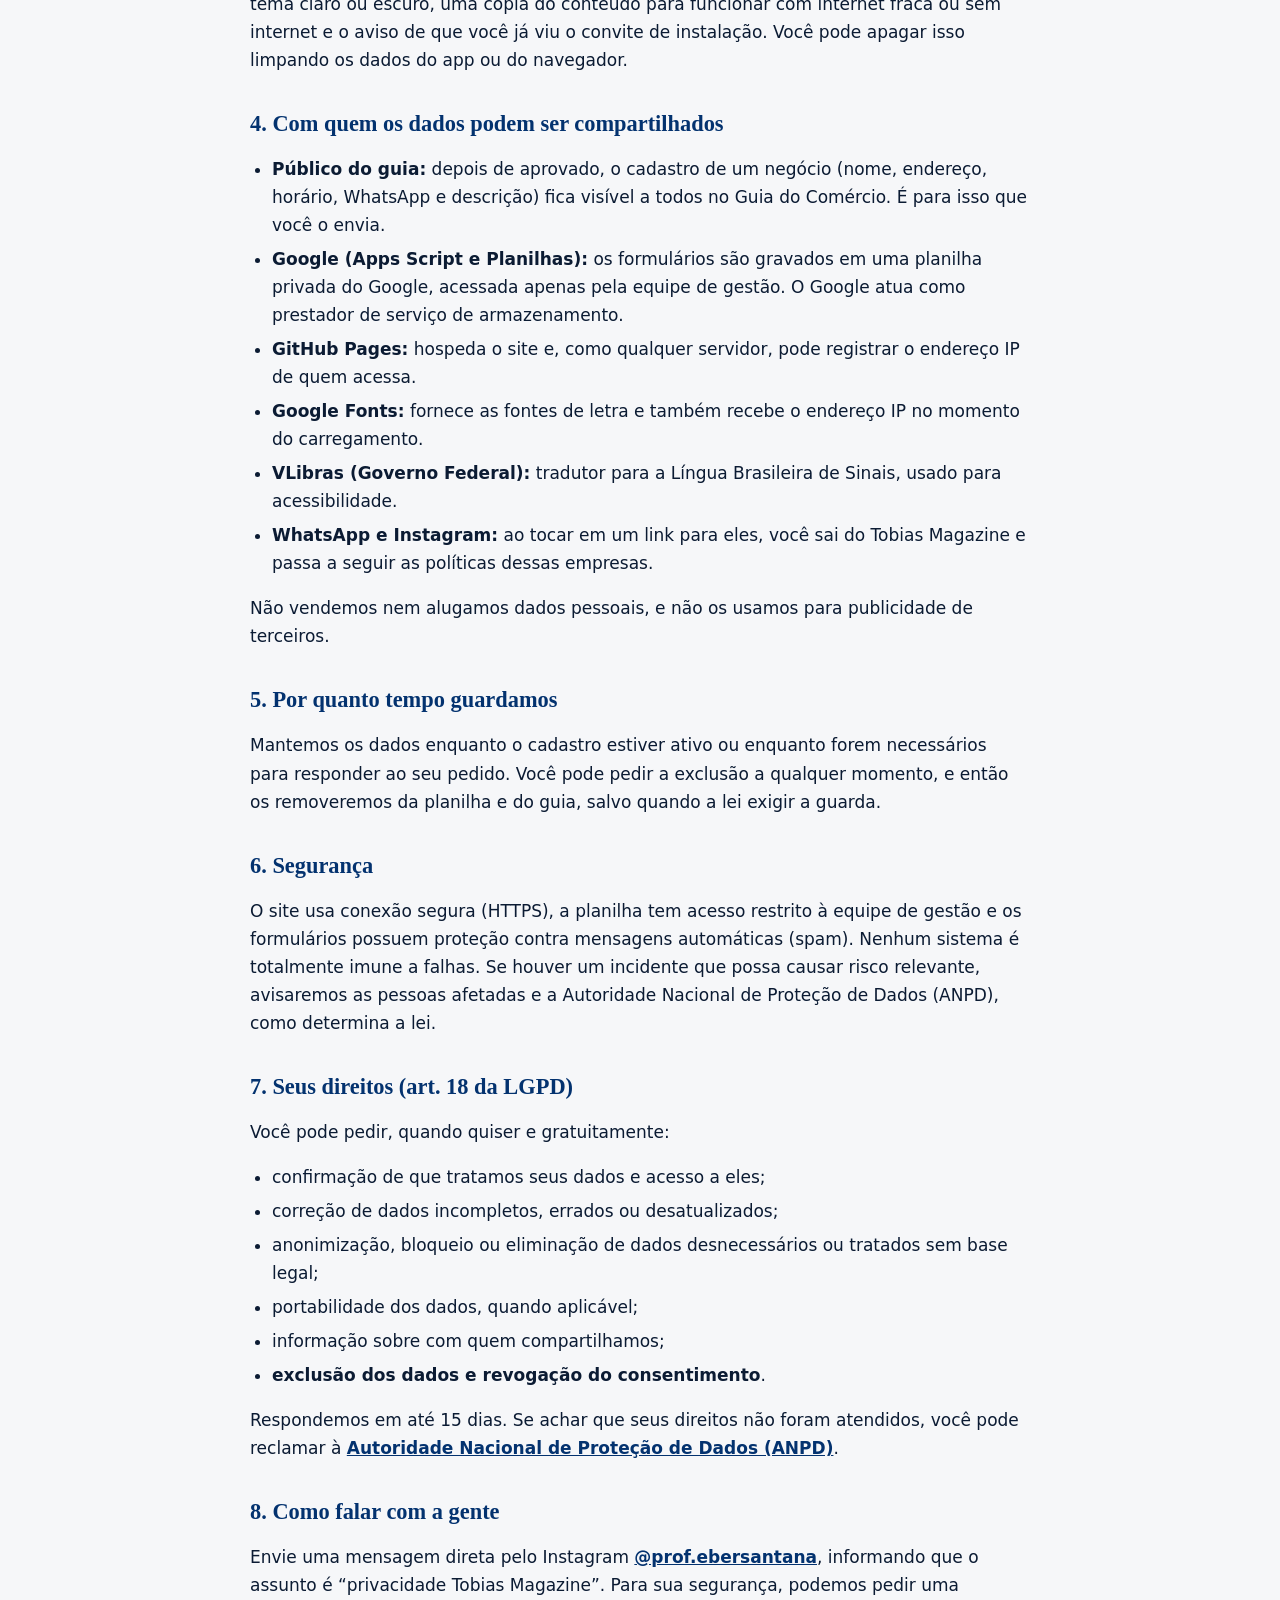
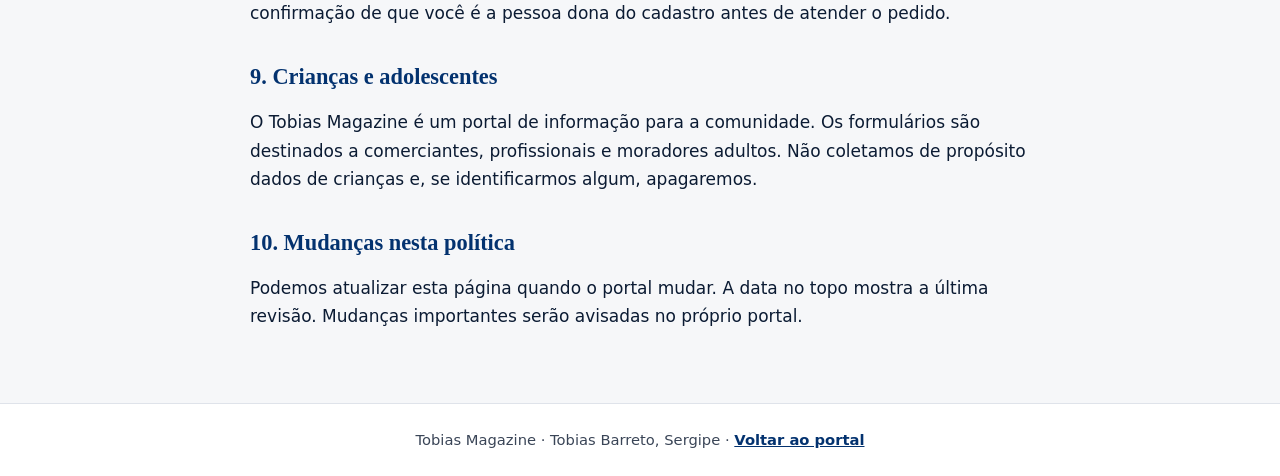
<file: privacidade.html>
<!DOCTYPE html>
<html lang="pt-BR">
<head>
  <meta charset="UTF-8" />
  <meta name="viewport" content="width=device-width, initial-scale=1.0, viewport-fit=cover" />
  <title>Política de Privacidade — Tobias Magazine</title>
  <meta name="description" content="Como o Tobias Magazine trata os dados pessoais, em conformidade com a Lei Geral de Proteção de Dados (LGPD, Lei 13.709/2018)." />
  <meta name="theme-color" content="#03326f" />
  <link rel="icon" type="image/png" sizes="32x32" href="favicon-32.png" />
  <link rel="apple-touch-icon" href="apple-touch-icon.png" />
  <link rel="manifest" href="manifest.webmanifest" />
  <script>try{var t=localStorage.getItem("tobias_theme");if(t==="dark"||t==="light")document.documentElement.setAttribute("data-theme",t)}catch(e){}</script>
  <style>
    :root{--bg:#f6f7f9;--surface:#fff;--text:#0b1b33;--muted:#3a4557;--border:#dfe3ea;--brand:#03326f;--brand-text:#03326f;--soft:#fff3d1}
    @media (prefers-color-scheme:dark){:root:not([data-theme="light"]){--bg:#09111f;--surface:#101b2e;--text:#eef2f8;--muted:#c7d0de;--border:#24344f;--brand:#1f63c9;--brand-text:#ffc933;--soft:#2b2410}}
    :root[data-theme="dark"]{--bg:#09111f;--surface:#101b2e;--text:#eef2f8;--muted:#c7d0de;--border:#24344f;--brand:#1f63c9;--brand-text:#ffc933;--soft:#2b2410}
    *{box-sizing:border-box}
    body{margin:0;background:var(--bg);color:var(--text);font:400 1.0625rem/1.65 "Plus Jakarta Sans",system-ui,-apple-system,"Segoe UI",Roboto,Arial,sans-serif;padding-bottom:env(safe-area-inset-bottom,0)}
    .skip{position:absolute;left:-999px;top:8px;background:var(--brand);color:#fff;padding:10px 16px;border-radius:8px;z-index:10}
    .skip:focus{left:8px}
    header{background:var(--surface);border-bottom:1px solid var(--border)}
    .wrap{max-width:820px;margin:0 auto;padding:0 20px}
    header .wrap{display:flex;align-items:center;justify-content:space-between;gap:12px;padding-top:14px;padding-bottom:14px;flex-wrap:wrap}
    .marca{display:flex;align-items:center;gap:10px;color:var(--text);text-decoration:none;font:800 1.25rem Fraunces,Georgia,serif}
    .marca img{width:40px;height:40px;border-radius:10px}
    .marca em{color:var(--brand-text);font-weight:700}
    .voltar{display:inline-flex;align-items:center;min-height:44px;padding:0 18px;border-radius:999px;background:var(--brand);color:#fff;font-weight:700;text-decoration:none}
    main{padding:32px 0 56px}
    h1{font:800 clamp(1.8rem,5vw,2.4rem)/1.15 Fraunces,Georgia,serif;margin:0 0 8px}
    h2{font:700 1.4rem/1.25 Fraunces,Georgia,serif;margin:36px 0 10px;color:var(--brand-text)}
    p,li{color:var(--text)}
    .data{color:var(--muted);font-size:.95rem;margin:0 0 20px}
    .resumo{background:var(--soft);border:1px solid var(--border);border-radius:16px;padding:18px 20px;margin:20px 0}
    .resumo ul{margin:8px 0 0;padding-left:20px}
    ul{padding-left:22px}li{margin:6px 0}
    table{width:100%;border-collapse:collapse;margin:12px 0;font-size:.97rem;background:var(--surface);border:1px solid var(--border);border-radius:12px;overflow:hidden}
    th,td{text-align:left;vertical-align:top;padding:10px 12px;border-bottom:1px solid var(--border)}
    th{background:var(--soft);font-weight:700}
    .tabela{overflow-x:auto}
    a{color:var(--brand-text);font-weight:600}
    a:focus-visible,.voltar:focus-visible{outline:3px solid var(--brand-text);outline-offset:3px}
    footer{border-top:1px solid var(--border);background:var(--surface);padding:24px 0;color:var(--muted);font-size:.92rem;text-align:center}
  </style>
</head>
<body>
  <a class="skip" href="#conteudo">Pular para o conteúdo</a>
  <header>
    <div class="wrap">
      <a class="marca" href="./" aria-label="Tobias Magazine, voltar ao portal"><img src="icon-192.png" alt="" width="40" height="40" />Tobias <em>Magazine</em></a>
      <a class="voltar" href="./">Voltar ao portal</a>
    </div>
  </header>

  <main id="conteudo" tabindex="-1">
    <div class="wrap">
      <h1>Política de Privacidade</h1>
      <p class="data">Última atualização: 30 de outubro de 2026</p>

      <div class="resumo" role="note" aria-label="Resumo">
        <strong>Resumo em poucas linhas</strong>
        <ul>
          <li>Você pode ler tudo no Tobias Magazine <strong>sem criar conta</strong> e sem informar nenhum dado.</li>
          <li><strong>Não há anúncios, rastreamento de comportamento, análise de uso nem localização</strong> pelo GPS.</li>
          <li>Só pedimos dados quando <strong>você mesmo</strong> preenche um formulário (cadastrar um negócio, enviar uma sugestão ou pedir contato).</li>
          <li>Não vendemos dados. Você pode pedir a <strong>correção ou a exclusão</strong> a qualquer momento.</li>
        </ul>
      </div>

      <p>Esta política explica como o <strong>Tobias Magazine</strong> (jornal e revista digital do bairro, em site e aplicativo) trata dados pessoais, em conformidade com a <strong>Lei Geral de Proteção de Dados Pessoais (LGPD, Lei nº 13.709/2018)</strong>.</p>

      <h2>1. Quem é o responsável</h2>
      <p>O responsável pelo tratamento dos dados (controlador) é o <strong>Prof. MSc. Eber da Silva de Santana</strong>, produtor e supervisor do Tobias Magazine, em Tobias Barreto, Sergipe. Para falar sobre seus dados, veja o item 8.</p>

      <h2>2. Quais dados tratamos e para quê</h2>
      <div class="tabela" tabindex="0" role="region" aria-label="Tabela de dados tratados">
        <table>
          <thead><tr><th scope="col">Situação</th><th scope="col">Dados</th><th scope="col">Finalidade</th><th scope="col">Base legal (LGPD)</th></tr></thead>
          <tbody>
            <tr><td>Apenas ler o portal, folhear a revista, ver cupons e o guia</td><td>Nenhum dado pessoal é pedido.</td><td>—</td><td>—</td></tr>
            <tr><td>Cadastrar um negócio ou profissional no Guia do Comércio</td><td>Nome da loja ou profissional, categoria, endereço, horário, WhatsApp/telefone e descrição.</td><td>Analisar e publicar o cadastro no guia do bairro.</td><td>Consentimento (art. 7º, I) e procedimentos preliminares a pedido do titular (art. 7º, V).</td></tr>
            <tr><td>Pedir contato comercial, plano de divulgação ou enviar sugestão</td><td>Nome da loja ou serviço, nome do responsável, WhatsApp, ramo, plano de interesse e mensagem.</td><td>Responder ao seu pedido.</td><td>Consentimento (art. 7º, I).</td></tr>
            <tr><td>Equipe de gestão que edita o conteúdo</td><td>Nome de usuário e senha de acesso.</td><td>Controlar quem pode editar o portal.</td><td>Legítimo interesse (art. 7º, IX).</td></tr>
          </tbody>
        </table>
      </div>
      <p>Não coletamos dados sensíveis (como saúde, religião ou biometria), documentos pessoais, localização por GPS, contatos, fotos ou arquivos do seu aparelho.</p>

      <h2>3. Dados guardados no seu aparelho</h2>
      <p>O aplicativo salva no próprio aparelho, e <strong>não envia a ninguém</strong>, apenas: a preferência de tema claro ou escuro, uma cópia do conteúdo para funcionar com internet fraca ou sem internet e o aviso de que você já viu o convite de instalação. Você pode apagar isso limpando os dados do app ou do navegador.</p>

      <h2>4. Com quem os dados podem ser compartilhados</h2>
      <ul>
        <li><strong>Público do guia:</strong> depois de aprovado, o cadastro de um negócio (nome, endereço, horário, WhatsApp e descrição) fica visível a todos no Guia do Comércio. É para isso que você o envia.</li>
        <li><strong>Google (Apps Script e Planilhas):</strong> os formulários são gravados em uma planilha privada do Google, acessada apenas pela equipe de gestão. O Google atua como prestador de serviço de armazenamento.</li>
        <li><strong>GitHub Pages:</strong> hospeda o site e, como qualquer servidor, pode registrar o endereço IP de quem acessa.</li>
        <li><strong>Google Fonts:</strong> fornece as fontes de letra e também recebe o endereço IP no momento do carregamento.</li>
        <li><strong>VLibras (Governo Federal):</strong> tradutor para a Língua Brasileira de Sinais, usado para acessibilidade.</li>
        <li><strong>WhatsApp e Instagram:</strong> ao tocar em um link para eles, você sai do Tobias Magazine e passa a seguir as políticas dessas empresas.</li>
      </ul>
      <p>Não vendemos nem alugamos dados pessoais, e não os usamos para publicidade de terceiros.</p>

      <h2>5. Por quanto tempo guardamos</h2>
      <p>Mantemos os dados enquanto o cadastro estiver ativo ou enquanto forem necessários para responder ao seu pedido. Você pode pedir a exclusão a qualquer momento, e então os removeremos da planilha e do guia, salvo quando a lei exigir a guarda.</p>

      <h2>6. Segurança</h2>
      <p>O site usa conexão segura (HTTPS), a planilha tem acesso restrito à equipe de gestão e os formulários possuem proteção contra mensagens automáticas (spam). Nenhum sistema é totalmente imune a falhas. Se houver um incidente que possa causar risco relevante, avisaremos as pessoas afetadas e a Autoridade Nacional de Proteção de Dados (ANPD), como determina a lei.</p>

      <h2>7. Seus direitos (art. 18 da LGPD)</h2>
      <p>Você pode pedir, quando quiser e gratuitamente:</p>
      <ul>
        <li>confirmação de que tratamos seus dados e acesso a eles;</li>
        <li>correção de dados incompletos, errados ou desatualizados;</li>
        <li>anonimização, bloqueio ou eliminação de dados desnecessários ou tratados sem base legal;</li>
        <li>portabilidade dos dados, quando aplicável;</li>
        <li>informação sobre com quem compartilhamos;</li>
        <li><strong>exclusão dos dados e revogação do consentimento</strong>.</li>
      </ul>
      <p>Respondemos em até 15 dias. Se achar que seus direitos não foram atendidos, você pode reclamar à <a href="https://www.gov.br/anpd/pt-br" target="_blank" rel="noopener">Autoridade Nacional de Proteção de Dados (ANPD)</a>.</p>

      <h2>8. Como falar com a gente</h2>
      <p>Envie uma mensagem direta pelo Instagram <a href="https://www.instagram.com/prof.ebersantana/" target="_blank" rel="noopener">@prof.ebersantana</a>, informando que o assunto é “privacidade Tobias Magazine”. Para sua segurança, podemos pedir uma confirmação de que você é a pessoa dona do cadastro antes de atender o pedido.</p>

      <h2>9. Crianças e adolescentes</h2>
      <p>O Tobias Magazine é um portal de informação para a comunidade. Os formulários são destinados a comerciantes, profissionais e moradores adultos. Não coletamos de propósito dados de crianças e, se identificarmos algum, apagaremos.</p>

      <h2>10. Mudanças nesta política</h2>
      <p>Podemos atualizar esta página quando o portal mudar. A data no topo mostra a última revisão. Mudanças importantes serão avisadas no próprio portal.</p>
    </div>
  </main>

  <footer>
    <div class="wrap">Tobias Magazine · Tobias Barreto, Sergipe · <a href="./">Voltar ao portal</a></div>
  </footer>
</body>
</html>
</file>
<file: styles.css>
/* ==========================================================================
   TOBIAS MAGAZINE — Design System & Editorial CSS (Mobile-First + Flipbook)
   ========================================================================== */

:root {
  /* Paleta da logo (azul-marinho + amarelo) — clara */
  --bg-page: #f6f7f9;
  --bg-surface: #ffffff;
  --bg-subtle: #eef1f6;
  --bg-accent-soft: #fff3d1;
  --text-main: #0b1b33;
  --text-secondary: #3a4557;
  --text-muted: #505b6d;
  --border-color: #dfe3ea;
  --border-strong: #c4ccd8;

  /* Brand Colors */
  --brand-primary: #03326f;     /* Azul-marinho da logo (fundos com texto branco 12,4:1) */
  --brand-text: #03326f;        /* Azul para TEXTO e foco sobre fundos claros */
  --brand-primary-hover: #012551;
  --brand-primary-soft: #fff3d1;
  --brand-ink: #012551;         /* Faixas escuras (ticker, mídia kit) */
  --brand-secondary: #0b4c9e;   /* Azul médio (categorias, preços): 8,3:1 sobre branco */
  --brand-gold: #feb202;        /* Amarelo da logo: sempre FUNDO, com texto azul/escuro */
  --brand-navy: #03326f;        /* Mantido por compatibilidade (agenda) */
  --whatsapp: #25D366;
  --whatsapp-dark: #128C7E;

  /* Status Colors */
  --urgent-bg: #fef2f2;
  --urgent-text: #b91c1c;
  --urgent-border: #fecaca;
  --ok-bg: #ecfdf5;
  --ok-text: #047857;
  --warn-bg: #fffbeb;
  --warn-text: #b45309;

  /* Typography — títulos com serifa de revista (Fraunces); texto, botões e menus
     em Plus Jakarta Sans (moderno e legível no celular). */
  --font-serif: 'Fraunces', Georgia, 'Times New Roman', serif;
  --font-sans: 'Plus Jakarta Sans', -apple-system, BlinkMacSystemFont, sans-serif;
  --font-mono: 'JetBrains Mono', ui-monospace, monospace;

  /* Shadows & Radius */
  --shadow-sm: 0 1px 2px rgba(28, 25, 23, 0.04), 0 2px 8px rgba(28, 25, 23, 0.04);
  --shadow-md: 0 10px 28px -12px rgba(28, 25, 23, 0.18);
  --shadow-lg: 0 24px 48px -16px rgba(28, 25, 23, 0.24);
  --radius-sm: 10px;
  --radius-md: 16px;
  --radius-lg: 22px;
}

[data-theme="dark"] {
  --bg-page: #09111f;
  --bg-surface: #101b2e;
  --bg-subtle: #16253d;
  --bg-accent-soft: #2b2410;
  --text-main: #eef2f8;
  --text-secondary: #c7d0de;
  --text-muted: #a9b5c7;
  --border-color: #24344f;
  --border-strong: #34486a;

  --brand-primary: #1f63c9;     /* fundo de botões/selos (texto branco 5,7:1) */
  --brand-text: #ffc933;        /* amarelo para TEXTO e foco sobre fundos escuros (10:1) */
  --brand-primary-hover: #1a56b0;
  --brand-primary-soft: #2b2410;
  --brand-ink: #050b16;
  --brand-secondary: #ffc933;
  --urgent-bg: #311515;
  --urgent-text: #fca5a5;
  --urgent-border: #5c2323;
  --ok-bg: #112d24;
  --ok-text: #6ee7b7;
  --warn-bg: #2e2210;
  --warn-text: #fcd34d;
}

* {
  box-sizing: border-box;
  margin: 0;
  padding: 0;
}

html {
  scroll-behavior: smooth;
  -webkit-tap-highlight-color: transparent;
}

body {
  font-family: var(--font-sans);
  background-color: var(--bg-page);
  color: var(--text-main);
  line-height: 1.55;
  padding-bottom: 84px; /* Espaço para bottom nav mobile */
  transition: background-color 0.25s ease, color 0.25s ease;
  -webkit-font-smoothing: antialiased;
}

/* ==========================================================================
   ÍCONES SVG (icons.js)
   ========================================================================== */
.tm-ic {
  width: 1.15em;
  height: 1.15em;
  display: inline-block;
  vertical-align: -0.2em;
  flex-shrink: 0;
}
.tm-ic.tm-dot {
  width: 0.9em;
  height: 0.9em;
  vertical-align: -0.1em;
}
.tm-ic-text {
  display: inline;
}
.btn .tm-ic,
.nav-chip .tm-ic,
.mode-btn .tm-ic,
.cat-pill .tm-ic,
.edition-switch-pill .tm-ic {
  width: 1.1em;
  height: 1.1em;
}

:focus-visible {
  outline: 3px solid var(--brand-text);
  outline-offset: 2px;
  border-radius: 6px;
}

img {
  max-width: 100%;
  display: block;
}

/* Botões e campos herdam a fonte do site (o navegador usa Arial por padrão) */
button,
input,
select,
textarea {
  font-family: inherit;
}

/* ==========================================================================
   ALERTA DE UTILIDADE PÚBLICA (TICKER TOPO)
   ========================================================================== */
.utility-ticker {
  background: var(--brand-ink);
  color: #f5efe7;
  font-size: 0.82rem;
  font-weight: 500;
  padding: 10px 16px;
  display: flex;
  align-items: center;
  justify-content: space-between;
  gap: 12px;
}

.utility-ticker-content {
  display: flex;
  flex-wrap: wrap;
  align-items: center;
  gap: 6px 10px;
  overflow: visible;
  white-space: normal;
  max-width: 1280px;
  margin: 0 auto;
  width: 100%;
}

#urgentTickerText { flex: 1 1 220px; min-width: 0; line-height: 1.4; }

.badge-live {
  background: var(--brand-primary);
  color: #fff;
  font-family: var(--font-sans);
  font-size: 0.7rem;
  font-weight: 800;
  padding: 4px 10px;
  border-radius: 99px;
  text-transform: uppercase;
  letter-spacing: 0.05em;
  flex-shrink: 0;
  display: inline-flex;
  align-items: center;
  gap: 5px;
}

/* ==========================================================================
   HEADER EDITORIAL (ESTILO JORNAL / REVISTA)
   ========================================================================== */
.site-header {
  background: color-mix(in srgb, var(--bg-surface) 92%, transparent);
  backdrop-filter: saturate(1.4) blur(10px);
  -webkit-backdrop-filter: saturate(1.4) blur(10px);
  border-bottom: 1px solid var(--border-color);
  position: sticky;
  top: 0;
  z-index: 90;
}

.header-inner {
  max-width: 1280px;
  margin: 0 auto;
  padding: 12px 18px;
}

.header-meta {
  display: flex;
  align-items: center;
  justify-content: space-between;
  font-size: 0.75rem;
  color: var(--text-muted);
  border-bottom: 1px solid var(--border-color);
  padding-bottom: 8px;
  margin-bottom: 10px;
  flex-wrap: wrap;
  gap: 8px;
}

.edition-pill {
  font-weight: 700;
  color: var(--brand-text);
  background: var(--brand-primary-soft);
  padding: 3px 10px;
  border-radius: 99px;
  display: inline-flex;
  align-items: center;
  gap: 6px;
}

.header-meta > span {
  display: inline-flex;
  align-items: center;
  gap: 6px;
}

.header-main {
  display: flex;
  align-items: center;
  justify-content: space-between;
  gap: 16px;
  flex-wrap: wrap;
}

.brand-logo {
  display: flex;
  align-items: center;
  gap: 12px;
  text-decoration: none;
  color: var(--text-main);
}

.brand-mark {
  width: 46px;
  height: 46px;
  border-radius: 13px;
  background: var(--brand-primary);
  color: #fff;
  display: flex;
  align-items: center;
  justify-content: center;
  flex-shrink: 0;
}
.brand-mark .tm-ic {
  width: 26px;
  height: 26px;
}

.brand-text {
  display: flex;
  flex-direction: column;
}

.brand-img {
  height: 56px;
  width: auto;
  display: block;
}
[data-theme="dark"] .brand-img {
  background: #fff;
  border-radius: 12px;
  padding: 3px 10px;
}
.brand-subtitle-desk { display: none; }
@media (min-width: 1100px) {
  .brand-subtitle-desk { display: block; max-width: 170px; line-height: 1.3; }
  .brand-img { height: 62px; }
}

.brand-title {
  font-family: var(--font-serif);
  font-size: clamp(1.3rem, 3vw, 1.6rem);
  font-weight: 800;
  letter-spacing: -0.03em;
  line-height: 1.05;
  display: flex;
  align-items: center;
  gap: 6px;
}

.brand-title span.accent {
  color: var(--brand-text);
  font-weight: 800;
}

.brand-subtitle {
  font-size: 0.78rem;
  color: var(--text-muted);
  font-weight: 500;
  margin-top: 2px;
}

.header-actions {
  display: flex;
  align-items: center;
  gap: 8px;
}

/* Mode Switcher (Portal vs Flipbook 10 Páginas) */
.mode-switcher {
  display: inline-flex;
  background: var(--bg-subtle);
  padding: 4px;
  border-radius: 99px;
  border: 1px solid var(--border-color);
}

.mode-btn {
  border: none;
  background: transparent;
  color: var(--text-secondary);
  font-family: var(--font-sans);
  font-size: 0.82rem;
  font-weight: 700;
  min-height: 36px;
  padding: 7px 14px;
  border-radius: 99px;
  cursor: pointer;
  display: inline-flex;
  align-items: center;
  gap: 6px;
  transition: all 0.2s ease;
}

.mode-btn.active {
  background: var(--brand-primary);
  color: #fff;
  box-shadow: var(--shadow-sm);
}

.icon-btn {
  border: 1px solid var(--border-color);
  background: var(--bg-surface);
  color: var(--text-main);
  width: 44px;
  height: 44px;
  border-radius: 12px;
  display: inline-flex;
  align-items: center;
  justify-content: center;
  cursor: pointer;
  font-size: 1.05rem;
  transition: all 0.2s;
}

.icon-btn:hover {
  border-color: var(--brand-primary);
  color: var(--brand-text);
}

/* Desktop Navigation Pills */
.nav-scroller {
  display: flex;
  align-items: center;
  gap: 4px;
  overflow-x: auto;
  padding-top: 10px;
  margin-top: 10px;
  border-top: 1px solid var(--border-color);
  scrollbar-width: none;
}
.nav-scroller::-webkit-scrollbar {
  display: none;
}

/* Barras com rolagem horizontal (menu e banca de edições):
   esmaecem suavemente nas bordas em vez de "cortar" o último item.
   --fade-l / --fade-r são ligadas pelo app.js só quando há conteúdo escondido. */
.h-scroll {
  --fade-l: 0px;
  --fade-r: 0px;
  -webkit-mask-image: linear-gradient(to right, transparent 0, #000 var(--fade-l), #000 calc(100% - var(--fade-r)), transparent 100%);
  mask-image: linear-gradient(to right, transparent 0, #000 var(--fade-l), #000 calc(100% - var(--fade-r)), transparent 100%);
  scroll-behavior: smooth;
  scroll-padding-inline: 24px;
}
.h-scroll::after {
  content: "";
  flex: 0 0 8px; /* respiro depois do último item */
}

.nav-chip {
  border: 1px solid transparent;
  background: transparent;
  color: var(--text-secondary);
  font-size: 0.86rem;
  font-weight: 600;
  padding: 9px 12px;
  border-radius: 10px;
  flex-shrink: 0;
  cursor: pointer;
  white-space: nowrap;
  transition: all 0.2s;
  display: inline-flex;
  align-items: center;
  gap: 7px;
  text-decoration: none;
}

.nav-chip .tm-ic {
  color: var(--text-muted);
}

.nav-chip:hover {
  background: var(--brand-primary-soft);
  color: var(--brand-text);
}
.nav-chip:hover .tm-ic {
  color: var(--brand-text);
}

.nav-chip.active {
  background: var(--brand-primary-soft);
  color: var(--brand-text);
}

/* ==========================================================================
   CONTAINER PRINCIPAL E SEÇÕES
   ========================================================================== */
.main-container {
  max-width: 1280px;
  margin: 0 auto;
  padding: 20px 16px;
}

.section-block {
  margin-bottom: 64px;
  scroll-margin-top: 150px;
}

.section-header {
  display: flex;
  align-items: flex-end;
  justify-content: space-between;
  padding-bottom: 0;
  margin-bottom: 24px;
  gap: 16px;
  flex-wrap: wrap;
}

.section-kicker {
  font-family: var(--font-sans);
  font-size: 0.74rem;
  text-transform: uppercase;
  letter-spacing: 0.09em;
  color: var(--brand-text);
  font-weight: 800;
  display: block;
  margin-bottom: 6px;
}

.section-title {
  font-family: var(--font-serif);
  font-size: clamp(1.55rem, 3.2vw, 2.1rem);
  font-weight: 800;
  line-height: 1.15;
  letter-spacing: -0.025em;
}

.section-subtitle {
  font-size: 0.95rem;
  color: var(--text-secondary);
  margin-top: 6px;
  max-width: 680px;
}

/* ==========================================================================
   HERO / CAPA DA EDIÇÃO & STORIES DO BAIRRO
   ========================================================================== */
.stories-bar {
  display: flex;
  gap: 14px;
  overflow-x: auto;
  padding: 4px 2px 16px 2px;
  margin-bottom: 18px;
  scrollbar-width: none;
}
.stories-bar::-webkit-scrollbar {
  display: none;
}

.story-item {
  display: flex;
  flex-direction: column;
  align-items: center;
  gap: 6px;
  cursor: pointer;
  flex-shrink: 0;
  width: 92px;
  text-align: center;
  background: none;
  border: none;
  color: var(--text-main);
  font-family: var(--font-sans);
}

.story-ring {
  width: 66px;
  height: 66px;
  border-radius: 50%;
  padding: 3px;
  background: var(--brand-primary);
  display: flex;
  align-items: center;
  justify-content: center;
  transition: transform 0.2s ease;
}

.story-item:hover .story-ring {
  transform: scale(1.06);
}

.story-avatar {
  width: 100%;
  height: 100%;
  border-radius: 50%;
  background: var(--bg-surface);
  display: flex;
  align-items: center;
  justify-content: center;
  font-size: 1.5rem;
  color: var(--brand-text);
  border: 2px solid var(--bg-surface);
}

.story-label {
  font-size: 0.73rem;
  font-weight: 700;
  line-height: 1.15;
  color: var(--text-secondary);
}

/* ==========================================================================
   DESTAQUES DA QUINZENA — grade de cards coloridos (substitui os círculos)
   ========================================================================== */
.highlights {
  margin-bottom: 28px;
}

.highlights-head {
  display: flex;
  align-items: baseline;
  justify-content: space-between;
  gap: 12px;
  margin-bottom: 14px;
}

.highlights-title {
  font-family: var(--font-serif);
  font-size: 1.3rem;
  font-weight: 700;
  font-variation-settings: "opsz" 36, "SOFT" 0, "WONK" 0;
}

.highlights-hint {
  font-size: 0.8rem;
  font-weight: 600;
  color: var(--text-muted);
}

.stories-bar {
  display: grid !important;
  grid-template-columns: repeat(6, minmax(0, 1fr));
  gap: 12px;
  overflow: visible !important;
  padding: 0 !important;
  margin: 0 !important;
}

@media (max-width: 1000px) {
  .stories-bar {
    grid-template-columns: repeat(3, minmax(0, 1fr));
  }
}

@media (max-width: 720px) {
  .stories-bar {
    grid-template-columns: repeat(2, minmax(0, 1fr));
    gap: 10px;
  }
  .highlights-hint {
    display: none;
  }
}

.story-card {
  position: relative;
  overflow: hidden;
  min-height: 150px;
  border: none;
  border-radius: 16px;
  padding: 14px;
  color: #fff;
  text-align: left;
  cursor: pointer;
  display: flex;
  flex-direction: column;
  justify-content: space-between;
  gap: 14px;
  background-size: cover;
  background-position: center;
  transition: transform 0.2s ease, box-shadow 0.2s ease;
}

.story-card::after {
  content: "";
  position: absolute;
  inset: 0;
  background: linear-gradient(to top, rgba(0, 0, 0, 0.5), rgba(0, 0, 0, 0) 60%);
  pointer-events: none;
}

.story-card.story-light { color: #0b1b33; }
.story-card.story-light::after { display: none; }
.story-card.story-light .story-card-icon { background: rgba(3, 50, 111, 0.12); box-shadow: 0 0 0 2px rgba(3, 50, 111, 0.55); }
.story-card.story-light .story-card-dur { background: rgba(3, 50, 111, 0.16); }

.story-card.has-photo::after {
  background: linear-gradient(to top, rgba(0, 0, 0, 0.78), rgba(0, 0, 0, 0.15) 70%);
}

.story-card:hover {
  transform: translateY(-3px);
  box-shadow: var(--shadow-md);
}

.story-card > * {
  position: relative;
  z-index: 1;
}

.story-card-art {
  position: absolute !important;
  z-index: 0 !important;
  right: -12px;
  top: 30%;
  font-size: 5rem;
  opacity: 0.14;
  line-height: 1;
}

.story-card.has-photo .story-card-art {
  display: none;
}

.story-card-top {
  display: flex;
  align-items: center;
  justify-content: space-between;
  gap: 8px;
}

.story-card-icon {
  width: 36px;
  height: 36px;
  border-radius: 50%;
  background: rgba(255, 255, 255, 0.18);
  box-shadow: 0 0 0 2px rgba(255, 255, 255, 0.9);
  display: flex;
  align-items: center;
  justify-content: center;
  font-size: 1.05rem;
  flex-shrink: 0;
}

.story-card-dur {
  font-size: 0.68rem;
  font-weight: 800;
  background: rgba(0, 0, 0, 0.32);
  padding: 4px 8px;
  border-radius: 99px;
  white-space: nowrap;
}

.story-card-text {
  display: flex;
  flex-direction: column;
  gap: 3px;
}

.story-card-kicker {
  font-size: 0.75rem;
  font-weight: 800;
  letter-spacing: 0.08em;
  text-transform: uppercase;
  opacity: 1;
}

.story-card-title {
  font-family: var(--font-serif);
  font-size: 1rem;
  font-weight: 700;
  line-height: 1.2;
  font-variation-settings: "opsz" 24, "SOFT" 0, "WONK" 0;
}

@media (max-width: 720px) {
  .story-card {
    min-height: 128px;
    padding: 12px;
  }
  .story-card-title {
    font-size: 0.95rem;
  }
}

/* Hero Grid */
.hero-grid {
  display: grid;
  grid-template-columns: 1fr;
  gap: 20px;
  margin-bottom: 36px;
}

@media (min-width: 900px) {
  .hero-grid {
    grid-template-columns: 1.55fr 1fr;
  }
}

.cover-feature {
  position: relative;
  border-radius: var(--radius-lg);
  overflow: hidden;
  min-height: 400px;
  display: flex;
  flex-direction: column;
  justify-content: flex-end;
  padding: 28px 24px;
  color: #fff;
  background-size: cover;
  background-position: center;
  box-shadow: var(--shadow-md);
}

.cover-feature::before {
  content: "";
  position: absolute;
  inset: 0;
  background: linear-gradient(to top, rgba(14, 12, 10, 0.94) 10%, rgba(14, 12, 10, 0.45) 55%, rgba(14, 12, 10, 0.15) 100%);
  z-index: 1;
}

.cover-content {
  position: relative;
  z-index: 2;
  max-width: 640px;
}

.cover-badges {
  display: flex;
  gap: 8px;
  flex-wrap: wrap;
  margin-bottom: 12px;
}

.tag-badge {
  background: var(--brand-primary);
  color: #fff;
  font-size: 0.72rem;
  font-weight: 800;
  text-transform: uppercase;
  letter-spacing: 0.06em;
  padding: 4px 10px;
  border-radius: 99px;
}

.tag-badge.secondary {
  background: rgba(255, 255, 255, 0.2);
  backdrop-filter: blur(6px);
}

.cover-title {
  font-family: var(--font-serif);
  font-size: clamp(1.75rem, 3.8vw, 2.75rem);
  font-weight: 800;
  line-height: 1.08;
  letter-spacing: -0.03em;
  margin-bottom: 12px;
}

.cover-lead {
  font-size: 0.96rem;
  color: rgba(255, 255, 255, 0.88);
  margin-bottom: 18px;
}

.cover-actions {
  display: flex;
  flex-wrap: wrap;
  gap: 10px;
}

.btn {
  display: inline-flex;
  align-items: center;
  justify-content: center;
  gap: 8px;
  font-family: var(--font-sans);
  font-size: 0.88rem;
  font-weight: 700;
  min-height: 44px;
  padding: 10px 18px;
  border-radius: 12px;
  cursor: pointer;
  text-decoration: none;
  border: none;
  transition: all 0.2s ease;
  line-height: 1.2;
}

.btn-primary {
  background: var(--brand-primary);
  color: #fff;
}
.btn-primary:hover {
  background: var(--brand-primary-hover);
  transform: translateY(-1px);
}

.btn-whatsapp {
  background: var(--whatsapp);
  color: #0b2e13;
}
.btn-whatsapp:hover {
  background: #1ebe5b;
}

.btn-outline {
  background: var(--bg-surface);
  color: var(--text-main);
  border: 1.5px solid var(--border-color);
}
.btn-outline:hover {
  border-color: var(--brand-primary);
  color: var(--brand-text);
}

.btn-glass {
  background: rgba(255, 255, 255, 0.16);
  color: #fff;
  backdrop-filter: blur(8px);
  border: 1px solid rgba(255, 255, 255, 0.3);
}
.btn-glass:hover {
  background: rgba(255, 255, 255, 0.28);
}

/* Coluna Lateral Hero: Resumo Rápido da Edição */
.hero-side-card {
  background: var(--bg-surface);
  border: 1px solid var(--border-color);
  border-radius: var(--radius-lg);
  padding: 20px;
  display: flex;
  flex-direction: column;
  justify-content: space-between;
  gap: 16px;
  box-shadow: var(--shadow-sm);
}

.pulse-list {
  display: flex;
  flex-direction: column;
  gap: 12px;
}

.pulse-item {
  display: flex;
  align-items: flex-start;
  gap: 12px;
  padding-bottom: 12px;
  border-bottom: 1px dashed var(--border-color);
}
.pulse-item:last-child {
  border-bottom: none;
  padding-bottom: 0;
}

.pulse-icon {
  width: 44px;
  height: 44px;
  border-radius: 12px;
  background: var(--brand-primary-soft);
  color: var(--brand-text);
  display: flex;
  align-items: center;
  justify-content: center;
  font-size: 1.2rem;
  flex-shrink: 0;
}

.pulse-meta {
  font-size: 0.72rem;
  font-family: var(--font-sans);
  text-transform: uppercase;
  letter-spacing: 0.05em;
  font-weight: 800;
  color: var(--brand-text);
}

.pulse-title {
  font-size: 0.92rem;
  font-weight: 700;
  line-height: 1.25;
  margin-top: 2px;
}

/* ==========================================================================
   1. GUIA DO COMÉRCIO E SERVIÇOS (BUSCA + FILTROS + WHATSAPP)
   ========================================================================== */
.filter-toolbar {
  display: flex;
  flex-wrap: wrap;
  gap: 12px;
  margin-bottom: 20px;
  align-items: center;
  justify-content: space-between;
}

.search-box {
  flex: 1 1 280px;
  position: relative;
}

.search-box input {
  width: 100%;
  min-height: 48px;
  padding: 11px 14px 11px 44px;
  border-radius: var(--radius-sm);
  border: 1.5px solid var(--border-color);
  background: var(--bg-surface);
  color: var(--text-main);
  font-family: var(--font-sans);
  font-size: 0.92rem;
}

.search-box input:focus {
  outline: none;
  border-color: var(--brand-primary);
}

.search-box .search-icon {
  position: absolute;
  left: 15px;
  top: 50%;
  transform: translateY(-50%);
  color: var(--text-muted);
  display: flex;
  pointer-events: none;
}

.category-pills {
  display: flex;
  flex-wrap: wrap;
  gap: 8px;
  padding-bottom: 4px;
  max-width: 100%;
}

/* Celular: uma linha deslizante (com esmaecimento na borda) em vez de várias linhas */
@media (max-width: 720px) {
  .category-pills {
    flex-wrap: nowrap;
    overflow-x: auto;
    scrollbar-width: none;
  }
  .category-pills::-webkit-scrollbar {
    display: none;
  }
  .category-pills .cat-pill {
    flex-shrink: 0;
  }
}

.cat-pill {
  border: 1px solid var(--border-color);
  background: var(--bg-surface);
  color: var(--text-secondary);
  min-height: 40px;
  padding: 8px 14px;
  border-radius: 99px;
  font-size: 0.82rem;
  font-weight: 700;
  cursor: pointer;
  white-space: nowrap;
  transition: all 0.18s;
  display: inline-flex;
  align-items: center;
  gap: 6px;
  font-family: var(--font-sans);
}

.cat-pill:hover {
  border-color: var(--brand-primary);
  color: var(--brand-text);
}

.cat-pill.active {
  background: var(--brand-primary);
  color: #fff;
  border-color: var(--brand-primary);
}

.pill-count {
  font-size: 0.72rem;
  font-weight: 800;
  min-width: 20px;
  padding: 1px 6px;
  border-radius: 99px;
  background: var(--bg-subtle);
  color: var(--text-muted);
  text-align: center;
}
.cat-pill.active .pill-count {
  background: rgba(255, 255, 255, 0.18);
  color: inherit;
}

/* ---- Filtros do Guia: uma linha + menu "Mais" (computador) ---- */
.cat-pill[hidden],
.cat-more[hidden],
.cat-menu[hidden],
.cat-menu-item[hidden] {
  display: none !important;
}

@media (min-width: 721px) {
  .category-pills {
    flex-wrap: nowrap;
    overflow: visible;
    -webkit-mask-image: none !important;
    mask-image: none !important;
  }
}

.cat-pill .pill-label {
  white-space: nowrap;
}

.cat-more {
  position: relative;
  flex-shrink: 0;
  margin-left: auto;
}

.cat-more-btn {
  gap: 6px;
}

.cat-more-caret {
  font-size: 0.7rem;
  opacity: 0.7;
}

.cat-menu {
  position: absolute;
  right: 0;
  top: calc(100% + 8px);
  z-index: 60;
  min-width: 270px;
  padding: 6px;
  display: flex;
  flex-direction: column;
  gap: 2px;
  background: var(--bg-surface);
  border: 1px solid var(--border-color);
  border-radius: 14px;
  box-shadow: var(--shadow-lg);
}

.cat-menu-item {
  display: flex;
  align-items: center;
  gap: 10px;
  width: 100%;
  min-height: 44px;
  padding: 8px 10px;
  border: 0;
  border-radius: 10px;
  background: transparent;
  color: var(--text-main);
  font-family: inherit;
  font-size: 0.9rem;
  font-weight: 600;
  text-align: left;
  cursor: pointer;
}

.cat-menu-item:hover,
.cat-menu-item:focus-visible {
  background: var(--bg-subtle);
}

.cat-menu-item.active {
  background: var(--brand-primary-soft);
  color: var(--brand-text);
}

.cat-menu-icon {
  display: flex;
  color: var(--brand-text);
}

.cat-menu-label {
  flex: 1;
}

.dir-more {
  grid-column: 1 / -1;
  display: flex;
  flex-direction: column;
  align-items: center;
  gap: 8px;
  padding-top: 8px;
}
.dir-more .btn {
  min-width: 260px;
}
.dir-more-count {
  font-size: 0.8rem;
  color: var(--text-muted);
  font-weight: 600;
}

.cards-grid {
  display: grid;
  grid-template-columns: repeat(auto-fill, minmax(min(100%, 330px), 1fr));
  gap: 20px;
}

.biz-card {
  background: var(--bg-surface);
  border: 1px solid var(--border-color);
  border-radius: var(--radius-md);
  padding: 0;
  overflow: hidden;
  display: flex;
  flex-direction: column;
  box-shadow: var(--shadow-sm);
  transition: transform 0.2s ease, box-shadow 0.2s ease;
  position: relative;
}

.biz-card:hover {
  transform: translateY(-3px);
  box-shadow: var(--shadow-md);
}

.biz-card.sponsored {
  border: 2px solid var(--brand-primary);
}

.biz-photo {
  position: relative;
  aspect-ratio: 16 / 9;
  background: var(--brand-primary-soft);
  color: var(--brand-text);
  display: flex;
  align-items: center;
  justify-content: center;
  overflow: hidden;
}

.biz-photo img {
  position: absolute;
  inset: 0;
  width: 100%;
  height: 100%;
  object-fit: cover;
  transition: transform 0.4s ease;
}

.biz-card:hover .biz-photo img {
  transform: scale(1.04);
}

.biz-photo-fallback {
  display: flex;
  flex-direction: column;
  align-items: center;
  gap: 6px;
  font-size: 2.4rem;
}

.biz-photo-fallback small {
  font-size: 0.72rem;
  font-weight: 700;
  color: var(--brand-secondary);
  letter-spacing: 0.02em;
}

.biz-photo .status-dot {
  position: absolute;
  left: 12px;
  bottom: 12px;
  background: var(--bg-surface);
  box-shadow: var(--shadow-sm);
}

.biz-body {
  padding: 18px;
  display: flex;
  flex-direction: column;
  gap: 14px;
  flex: 1;
}

.biz-actions {
  display: grid;
  grid-template-columns: 1fr 1fr;
  gap: 8px;
  margin-top: auto;
}

.biz-actions .btn {
  padding: 10px 12px;
  font-size: 0.84rem;
  white-space: nowrap;
}

/* ==========================================================================
   TÍTULOS EM SERIFA DE REVISTA (Fraunces)
   Logo, manchete de capa, títulos de seção e manchetes dos cards.
   ========================================================================== */
.brand-title {
  font-family: var(--font-serif);
  font-weight: 800;
  letter-spacing: -0.005em;
  font-size: clamp(1.45rem, 3vw, 1.8rem);
}
.brand-title span.accent {
  font-style: italic;
  font-weight: 700;
}
.cover-title {
  font-weight: 700;
  letter-spacing: 0;
  word-spacing: 0.04em;
  line-height: 1.1;
  font-variation-settings: "opsz" 72, "SOFT" 0, "WONK" 0;
}
@media (max-width: 720px) {
  .cover-title {
    font-size: 1.62rem;
  }
}
.section-title {
  font-weight: 700;
  letter-spacing: 0;
  font-variation-settings: "opsz" 48, "SOFT" 0, "WONK" 0;
}
.biz-name,
.news-title,
.hero-side-card h2,
.edition-cover-card h3,
.profile-card h3,
.coupon-card h3,
.event-card h3,
.classified-card h3,
.monetization-banner h2 {
  font-family: var(--font-serif) !important;
  font-weight: 700 !important;
  letter-spacing: 0 !important;
  font-variation-settings: "opsz" 24, "SOFT" 0, "WONK" 0;
}

/* ==========================================================================
   CABEÇALHO COMPACTO NO CELULAR
   (a barra inferior já oferece Capa / Folhear / Gestão)
   ========================================================================== */
@media (max-width: 720px) {
  .utility-ticker {
    padding: 8px 12px;
    font-size: 0.78rem;
  }
  .header-inner {
    padding: 10px 14px;
  }
  .header-meta,
  .mode-switcher,
  .brand-subtitle {
    display: none;
  }
  .header-main {
    flex-wrap: nowrap;
  }
  .brand-mark {
    width: 40px;
    height: 40px;
    border-radius: 11px;
  }
  .brand-mark .tm-ic {
    width: 22px;
    height: 22px;
  }
  .nav-scroller {
    margin-top: 8px;
    padding-top: 8px;
  }
  .nav-chip {
    padding: 8px 12px;
    font-size: 0.82rem;
  }
  .section-block {
    margin-bottom: 48px;
  }
  .shelf-label {
    display: none !important;
  }
  .editions-shelf-bar {
    padding: 8px 14px;
  }
}

.sponsored-ribbon {
  position: absolute;
  top: 12px;
  right: 12px;
  z-index: 2;
  background: var(--brand-primary);
  color: #fff;
  font-family: var(--font-sans);
  font-size: 0.68rem;
  font-weight: 800;
  padding: 5px 10px;
  border-radius: 99px;
  text-transform: uppercase;
  letter-spacing: 0.04em;
  display: inline-flex;
  align-items: center;
  gap: 4px;
}

.biz-header {
  display: flex;
  align-items: center;
  gap: 12px;
}

.biz-avatar {
  width: 44px;
  height: 44px;
  border-radius: 12px;
  background: var(--brand-primary-soft);
  color: var(--brand-text);
  display: flex;
  align-items: center;
  justify-content: center;
  font-size: 1.3rem;
  flex-shrink: 0;
}

.biz-category {
  font-size: 0.72rem;
  font-weight: 800;
  text-transform: uppercase;
  color: var(--brand-secondary);
  letter-spacing: 0.05em;
}

.biz-name {
  font-family: var(--font-serif);
  font-size: 1.1rem;
  font-weight: 800;
  line-height: 1.25;
  letter-spacing: -0.01em;
}

.biz-desc {
  font-size: 0.88rem;
  color: var(--text-secondary);
}

.biz-meta {
  display: flex;
  flex-direction: column;
  gap: 8px;
  font-size: 0.84rem;
  color: var(--text-secondary);
}

.biz-meta > span,
.biz-meta > a {
  display: flex;
  align-items: flex-start;
  gap: 8px;
}

.biz-meta .tm-ic {
  color: var(--text-muted);
  margin-top: 0.12em;
}

.biz-meta a {
  color: inherit;
  text-decoration: none;
}
/* Alvos de toque: mínimo 28px com mouse e 44px no toque (WCAG 2.5.8 / 2.5.5) */
.biz-meta > a {
  align-items: center;
  min-height: 28px;
}
@media (pointer: coarse) {
  .biz-meta > a { min-height: 44px; }
}
.biz-meta a:hover {
  color: var(--brand-text);
  text-decoration: underline;
}

.biz-footer {
  display: flex;
  align-items: center;
  justify-content: space-between;
  gap: 8px;
}

.status-dot {
  display: inline-flex;
  align-items: center;
  gap: 5px;
  font-size: 0.75rem;
  font-weight: 700;
  color: var(--ok-text);
  background: var(--ok-bg);
  padding: 3px 9px;
  border-radius: 99px;
}

/* ==========================================================================
   2. NOTÍCIAS & UTILIDADE PÚBLICA (ALERTAS + SERVIÇOS ESSENCIAIS)
   ========================================================================== */
.utility-grid {
  display: grid;
  grid-template-columns: 1fr;
  gap: 18px;
}

@media (min-width: 860px) {
  .utility-grid {
    grid-template-columns: 1.35fr 1fr;
  }
}

.news-card {
  background: var(--bg-surface);
  border: 1px solid var(--border-color);
  border-radius: var(--radius-md);
  padding: 18px;
  display: flex;
  flex-direction: column;
  gap: 10px;
  margin-bottom: 14px;
}

.news-card.urgent {
  background: var(--urgent-bg);
  border-color: var(--urgent-border);
}
.news-card.urgent .news-meta span:first-child {
  color: var(--urgent-text);
}

.news-card.warning .news-meta span:first-child {
  color: var(--warn-text);
}

.news-card.info .news-meta span:first-child {
  color: var(--brand-text);
}

.news-meta {
  display: flex;
  align-items: center;
  justify-content: space-between;
  gap: 8px;
  font-size: 0.74rem;
  font-family: var(--font-sans);
  text-transform: uppercase;
  letter-spacing: 0.04em;
  font-weight: 800;
  color: var(--text-muted);
}

.news-meta span {
  display: inline-flex;
  align-items: center;
  gap: 6px;
}

.news-title {
  font-family: var(--font-serif);
  font-size: 1.12rem;
  font-weight: 800;
  letter-spacing: -0.01em;
}

.utility-board {
  background: var(--brand-ink);
  color: #f5efe7;
  border: none;
  border-radius: var(--radius-md);
  padding: 22px;
}
.utility-board p,
.utility-board .schedule-table td {
  color: #cfc6bb !important;
}
.utility-board .schedule-table td strong,
.utility-board .schedule-table td:last-child {
  color: #fff !important;
}
.utility-board .schedule-table tr {
  border-bottom-color: rgba(255, 255, 255, 0.12);
}
.utility-board .report-box {
  background: rgba(255, 255, 255, 0.07) !important;
  color: #f5efe7;
}

.utility-board h3 {
  font-family: var(--font-serif);
  font-size: 1.12rem;
  margin-bottom: 12px;
  display: flex;
  align-items: center;
  gap: 8px;
}

.schedule-table {
  width: 100%;
  border-collapse: collapse;
  font-size: 0.85rem;
}

.schedule-table tr {
  border-bottom: 1px solid var(--border-color);
}
.schedule-table tr:last-child {
  border-bottom: none;
}

.schedule-table td {
  padding: 10px 4px;
}
.schedule-table td:last-child {
  text-align: right;
  font-family: var(--font-mono);
  font-weight: 700;
  color: var(--brand-secondary);
}

/* ==========================================================================
   3. HISTÓRIAS DE MORADORES (GENTE DO BAIRRO + PUBLIEDITORIAL)
   ========================================================================== */
.stories-editorial-grid {
  display: grid;
  grid-template-columns: repeat(auto-fit, minmax(min(310px, 100%), 1fr));
  gap: 20px;
}

.profile-card {
  background: var(--bg-surface);
  border: 1px solid var(--border-color);
  border-radius: var(--radius-lg);
  overflow: hidden;
  display: flex;
  flex-direction: column;
  box-shadow: var(--shadow-sm);
}

.profile-img-wrap {
  height: 210px;
  background-size: cover;
  background-position: center;
  position: relative;
}

.profile-quote-badge {
  position: absolute;
  bottom: 12px;
  left: 12px;
  right: 12px;
  background: rgba(24, 22, 20, 0.86);
  color: #fff;
  padding: 8px 12px;
  border-radius: var(--radius-sm);
  font-family: var(--font-serif);
  font-style: italic;
  font-size: 0.86rem;
}

.profile-body {
  padding: 20px;
  display: flex;
  flex-direction: column;
  gap: 10px;
  flex: 1;
}

/* ==========================================================================
   4. ACHADOS E PROMOÇÕES (CUPONS INTERATIVOS)
   ========================================================================== */
.coupons-grid {
  display: grid;
  grid-template-columns: repeat(auto-fill, minmax(280px, 1fr));
  gap: 16px;
}

.coupon-card {
  background: var(--bg-surface);
  border: 1px solid var(--border-color);
  box-shadow: var(--shadow-sm);
  border-radius: var(--radius-md);
  padding: 20px;
  display: flex;
  flex-direction: column;
  justify-content: space-between;
  gap: 12px;
  position: relative;
}

.discount-badge {
  align-self: flex-start;
  background: transparent;
  color: var(--brand-text);
  font-family: var(--font-sans);
  font-weight: 800;
  font-size: 1.6rem;
  letter-spacing: -0.03em;
  line-height: 1.1;
  padding: 0;
}

.coupon-code-box {
  display: flex;
  align-items: center;
  justify-content: space-between;
  gap: 8px;
  background: transparent;
  border-top: 1.5px dashed var(--border-color);
  padding: 12px 0 0;
  border-radius: 0;
  letter-spacing: 0.06em;
  font-family: var(--font-mono);
  font-weight: 700;
  font-size: 0.88rem;
}

/* ==========================================================================
   5. AGENDA DE EVENTOS & LAZER + 6. CLASSIFICADOS LOCAIS
   ========================================================================== */
.events-grid {
  display: grid;
  grid-template-columns: repeat(auto-fill, minmax(280px, 1fr));
  gap: 16px;
}

.event-card {
  background: var(--bg-surface);
  border: 1px solid var(--border-color);
  border-radius: var(--radius-md);
  padding: 16px;
  display: flex;
  gap: 14px;
  align-items: flex-start;
}

.event-date-box {
  background: var(--brand-primary);
  color: #fff;
  border-radius: 12px;
  min-width: 62px;
  padding: 10px 6px;
  text-align: center;
  flex-shrink: 0;
}

.event-meta {
  display: flex;
  flex-wrap: wrap;
  gap: 6px 12px;
  font-size: 0.8rem;
  color: var(--text-muted);
  font-weight: 600;
}
.event-meta span,
.event-meta a {
  display: inline-flex;
  align-items: center;
  gap: 5px;
}
.event-meta a {
  color: var(--brand-text);
  font-weight: 700;
  text-decoration: none;
  min-height: 32px;
}
.event-meta a:hover {
  text-decoration: underline;
}

.event-date-box .day {
  font-family: var(--font-serif);
  font-size: 1.45rem;
  font-weight: 800;
  line-height: 1;
  display: block;
}

.event-date-box .month {
  font-family: var(--font-sans);
  font-weight: 700;
  font-size: 0.68rem;
  text-transform: uppercase;
  letter-spacing: 0.06em;
}

/* Classificados */
.classifieds-grid {
  display: grid;
  grid-template-columns: repeat(auto-fill, minmax(270px, 1fr));
  gap: 14px;
}

.classified-card {
  background: var(--bg-surface);
  border: 1px solid var(--border-color);
  border-radius: var(--radius-sm);
  padding: 16px;
  display: flex;
  flex-direction: column;
  justify-content: space-between;
  gap: 10px;
}

.classified-card .btn {
  white-space: nowrap;
  flex-shrink: 0;
}

.classified-price {
  font-family: var(--font-sans);
  font-size: 1.1rem;
  font-weight: 800;
  color: var(--brand-secondary);
}

/* ==========================================================================
   MODO FLIPBOOK INTERATIVO (REVISTA DE 10 PÁGINAS NO CELULAR / DESKTOP)
   ========================================================================== */
.flipbook-wrapper {
  display: none;
  max-width: 960px;
  margin: 10px auto 40px auto;
  padding: 0 12px;
}

body.flipbook-active .portal-view {
  display: none;
}

body.flipbook-active .flipbook-wrapper {
  display: block;
}

.flipbook-topbar {
  display: flex;
  align-items: center;
  justify-content: space-between;
  background: var(--bg-surface);
  border: 1px solid var(--border-color);
  padding: 12px 16px;
  border-radius: var(--radius-md);
  margin-bottom: 16px;
  flex-wrap: wrap;
  gap: 10px;
}

.flipbook-progress-bar {
  width: 100%;
  height: 6px;
  background: var(--bg-subtle);
  border-radius: 99px;
  overflow: hidden;
  margin-top: 8px;
}

.flipbook-progress-fill {
  height: 100%;
  background: var(--brand-primary);
  transition: width 0.3s ease;
}

.magazine-stage {
  perspective: 1600px;
  position: relative;
  min-height: 620px;
  display: flex;
  justify-content: center;
}

.mag-page {
  width: 100%;
  max-width: 560px;
  background: var(--bg-surface);
  border: 2px solid var(--border-strong);
  border-radius: 16px;
  box-shadow: var(--shadow-lg);
  padding: 26px 22px;
  display: flex;
  flex-direction: column;
  justify-content: space-between;
  min-height: 620px;
  position: relative;
  transform-origin: left center;
  animation: pageTurnIn 0.38s cubic-bezier(0.22, 1, 0.36, 1);
}

@keyframes pageTurnIn {
  0% {
    opacity: 0.3;
    transform: rotateY(-14deg) scale(0.98);
  }
  100% {
    opacity: 1;
    transform: rotateY(0deg) scale(1);
  }
}

.mag-page-header {
  display: flex;
  justify-content: space-between;
  align-items: center;
  border-bottom: 1.5px solid var(--border-color);
  padding-bottom: 8px;
  margin-bottom: 16px;
  font-family: var(--font-mono);
  font-size: 0.72rem;
  color: var(--text-muted);
  text-transform: uppercase;
}

.mag-page-footer {
  display: flex;
  justify-content: space-between;
  align-items: center;
  border-top: 1.5px solid var(--border-color);
  padding-top: 10px;
  margin-top: 20px;
  font-family: var(--font-mono);
  font-size: 0.75rem;
  color: var(--text-muted);
}

.flip-controls {
  display: flex;
  align-items: center;
  justify-content: center;
  gap: 12px;
  margin-top: 18px;
  flex-wrap: wrap;
}

.page-dots {
  display: flex;
  gap: 6px;
  flex-wrap: wrap;
  justify-content: center;
}

.page-dot {
  width: 28px;
  height: 28px;
  border-radius: 6px;
  border: 1px solid var(--border-color);
  background: var(--bg-surface);
  color: var(--text-secondary);
  font-family: var(--font-mono);
  font-size: 0.75rem;
  font-weight: 700;
  cursor: pointer;
}

.page-dot.active {
  background: var(--brand-primary);
  color: #fff;
  border-color: var(--brand-primary);
}

/* ==========================================================================
   KIT VITRINE QR CODE & MÍDIA KIT / MONETIZAÇÃO
   ========================================================================== */
.monetization-banner {
  background: var(--brand-ink);
  color: #fff;
  border-radius: var(--radius-lg);
  padding: 28px 24px;
  display: grid;
  grid-template-columns: 1fr;
  gap: 24px;
  align-items: center;
}

@media (min-width: 860px) {
  .monetization-banner {
    grid-template-columns: 1.3fr 1fr;
  }
}

.pricing-tiers {
  display: grid;
  grid-template-columns: repeat(auto-fit, minmax(210px, 1fr));
  gap: 12px;
  margin-top: 16px;
}

.tier-box {
  background: rgba(255, 255, 255, 0.05);
  border: 1px solid rgba(255, 255, 255, 0.14);
  padding: 18px;
  border-radius: var(--radius-md);
}

.tier-box.featured {
  background: var(--brand-primary);
  border-color: var(--brand-primary);
}
.tier-box.featured strong {
  color: #fff !important;
}

.qr-poster-card {
  background: #fff;
  color: #181614;
  border-radius: var(--radius-md);
  padding: 22px;
  text-align: center;
  box-shadow: var(--shadow-lg);
  border: 4px solid var(--brand-primary);
}

.qr-svg-box {
  width: 150px;
  height: 150px;
  margin: 12px auto;
  padding: 8px;
  background: #fff;
  border: 2px solid #181614;
  border-radius: 8px;
}

/* ==========================================================================
   MODAL & BOTTOM NAVIGATION BAR (MOBILE-FIRST)
   ========================================================================== */
.modal-backdrop {
  position: fixed;
  inset: 0;
  background: rgba(15, 14, 13, 0.72);
  backdrop-filter: blur(4px);
  z-index: 200;
  display: none;
  align-items: center;
  justify-content: center;
  padding: 16px;
}

.modal-backdrop.open {
  display: flex;
}

.modal-box {
  background: var(--bg-surface);
  color: var(--text-main);
  max-width: 540px;
  width: 100%;
  border-radius: var(--radius-lg);
  padding: 24px;
  max-height: 90vh;
  overflow-y: auto;
  box-shadow: var(--shadow-lg);
  border: 1px solid var(--border-color);
}

.bottom-nav {
  position: fixed;
  bottom: 0;
  left: 0;
  right: 0;
  background: var(--bg-surface);
  border-top: 1px solid var(--border-color);
  display: flex;
  justify-content: space-around;
  padding: 8px 4px calc(14px + env(safe-area-inset-bottom, 0px));
  z-index: 100;
  box-shadow: 0 -4px 16px rgba(0, 0, 0, 0.06);
}

@media (min-width: 960px) {
  .bottom-nav {
    display: none;
  }
  body {
    padding-bottom: 20px;
  }
}

.bottom-nav-btn {
  background: none;
  border: none;
  color: var(--text-muted);
  display: flex;
  flex-direction: column;
  align-items: center;
  gap: 3px;
  font-size: 0.7rem;
  font-weight: 700;
  cursor: pointer;
  min-width: 56px;
  min-height: 48px;
  padding: 4px 8px;
  font-family: var(--font-sans);
}

.bottom-nav-btn .nav-icon {
  font-size: 1.3rem;
  display: flex;
}

.bottom-nav-btn.active {
  color: var(--brand-text);
}

/* ==========================================================================
   SISTEMA PROFISSIONAL DE IMPRESSÃO A4 (CARTAZ QR CODE OU EDIÇÃO COMPLETA)
   ========================================================================== */
#printableArea {
  display: none;
}

@media print {
  @page {
    size: A4 portrait;
    margin: 12mm;
  }

  * {
    -webkit-print-color-adjust: exact !important;
    print-color-adjust: exact !important;
  }

  /* Quando acionado via botão de impressão, oculta a interface web e exibe apenas o layout A4 diagramado */
  body.printing-active > *:not(#printableArea) {
    display: none !important;
  }

  body.printing-active {
    background: #ffffff !important;
    color: #181614 !important;
    padding: 0 !important;
    margin: 0 !important;
  }

  body.printing-active #printableArea {
    display: block !important;
    width: 100% !important;
    background: #ffffff !important;
    color: #181614 !important;
  }

  /* Fallback caso o usuário aperte Ctrl+P / Cmd+P direto pelo navegador */
  body:not(.printing-active) .site-header,
  body:not(.printing-active) .editions-shelf-bar,
  body:not(.printing-active) .stories-bar,
  body:not(.printing-active) .bottom-nav,
  body:not(.printing-active) .utility-ticker,
  body:not(.printing-active) .filter-toolbar,
  body:not(.printing-active) .admin-wrapper,
  body:not(.printing-active) .flipbook-wrapper,
  body:not(.printing-active) .btn {
    display: none !important;
  }
}

.print-poster-a4 {
  border: 6px solid #181614;
  border-radius: 18px;
  padding: 28px 24px;
  text-align: center;
  background: #ffffff;
  color: #181614;
  max-width: 180mm;
  margin: 0 auto;
  page-break-inside: avoid;
}

.print-newspaper-sheet {
  background: #ffffff;
  color: #181614;
  font-family: var(--font-sans);
}

.print-sheet-block {
  page-break-inside: avoid;
  border-bottom: 1.5px solid #d6d0c4;
  padding: 12px 0;
  margin-bottom: 12px;
}

.audit-log-table {
  width: 100%;
  border-collapse: collapse;
  font-size: 0.82rem;
}

.audit-log-table th,
.audit-log-table td {
  padding: 10px 8px;
  border-bottom: 1px solid var(--border-color);
  text-align: left;
}

.audit-log-table th {
  font-family: var(--font-mono);
  font-size: 0.72rem;
  text-transform: uppercase;
  color: var(--text-muted);
  background: var(--bg-subtle);
}

/* ==========================================================================
   MODO 3: PAINEL DE GESTÃO / CMS EDITORIAL (ADMIN)
   ========================================================================== */
.admin-wrapper {
  display: none;
  max-width: 1280px;
  margin: 20px auto 50px auto;
  padding: 0 16px;
}

body.admin-active .portal-view,
body.admin-active .flipbook-wrapper {
  display: none !important;
}

body.admin-active .admin-wrapper {
  display: block;
}

.admin-header-banner {
  background: var(--brand-ink);
  color: #fff;
  border-radius: var(--radius-lg);
  padding: 24px;
  display: flex;
  flex-wrap: wrap;
  align-items: center;
  justify-content: space-between;
  gap: 16px;
  margin-bottom: 20px;
  box-shadow: var(--shadow-md);
}

.admin-kpis {
  display: grid;
  grid-template-columns: repeat(auto-fit, minmax(170px, 1fr));
  gap: 12px;
  margin-bottom: 22px;
}

.kpi-card {
  background: var(--bg-surface);
  border: 1px solid var(--border-color);
  border-radius: var(--radius-md);
  padding: 16px;
  display: flex;
  flex-direction: column;
  gap: 4px;
  box-shadow: var(--shadow-sm);
}

.kpi-card .kpi-num {
  font-family: var(--font-serif);
  font-size: 1.75rem;
  font-weight: 900;
  color: var(--brand-text);
  line-height: 1.1;
}

.kpi-card .kpi-label {
  font-size: 0.78rem;
  font-weight: 700;
  color: var(--text-secondary);
  text-transform: uppercase;
}

.admin-layout {
  display: grid;
  grid-template-columns: 1fr;
  gap: 20px;
}

@media (min-width: 920px) {
  .admin-layout {
    grid-template-columns: 250px 1fr;
  }
}

.admin-sidebar {
  background: var(--bg-surface);
  border: 1px solid var(--border-color);
  border-radius: var(--radius-md);
  padding: 12px;
  display: flex;
  flex-direction: column;
  gap: 6px;
  height: fit-content;
}

.admin-tab-btn {
  border: none;
  background: transparent;
  color: var(--text-secondary);
  font-family: var(--font-sans);
  font-size: 0.86rem;
  font-weight: 700;
  padding: 11px 14px;
  border-radius: var(--radius-sm);
  cursor: pointer;
  text-align: left;
  display: flex;
  align-items: center;
  justify-content: space-between;
  transition: all 0.18s;
}

.admin-tab-btn:hover {
  background: var(--bg-subtle);
  color: var(--text-main);
}

.admin-tab-btn.active {
  background: var(--brand-primary);
  color: #fff;
}

.admin-content-panel {
  background: var(--bg-surface);
  border: 1px solid var(--border-color);
  border-radius: var(--radius-md);
  padding: 24px;
  box-shadow: var(--shadow-sm);
}

.cms-form-grid {
  display: grid;
  grid-template-columns: 1fr;
  gap: 12px;
  background: var(--bg-subtle);
  padding: 18px;
  border-radius: var(--radius-md);
  margin-bottom: 22px;
  border: 1px solid var(--border-color);
}

@media (min-width: 680px) {
  .cms-form-grid.two-cols {
    grid-template-columns: 1fr 1fr;
  }
}

.cms-field {
  display: flex;
  flex-direction: column;
  gap: 4px;
}

.cms-field.full {
  grid-column: 1 / -1;
}

.cms-field label {
  font-size: 0.76rem;
  font-weight: 800;
  text-transform: uppercase;
  color: var(--text-secondary);
}

.cms-field input,
.cms-field select,
.cms-field textarea {
  padding: 10px 12px;
  border-radius: var(--radius-sm);
  border: 1.5px solid var(--border-color);
  background: var(--bg-surface);
  color: var(--text-main);
  font-family: var(--font-sans);
  font-size: 0.88rem;
}

.cms-list-item {
  display: flex;
  align-items: center;
  justify-content: space-between;
  gap: 12px;
  padding: 12px 14px;
  border: 1px solid var(--border-color);
  border-radius: var(--radius-sm);
  margin-bottom: 10px;
  background: var(--bg-page);
  flex-wrap: wrap;
}

.btn-danger {
  background: var(--urgent-bg);
  color: var(--urgent-text);
  border: 1px solid var(--urgent-border);
  padding: 6px 11px;
  font-size: 0.76rem;
  border-radius: 6px;
  cursor: pointer;
  font-weight: 700;
}
.btn-danger:hover {
  background: var(--urgent-text);
  color: #fff;
}

/* ==========================================================================
   AUTENTICAÇÃO (LOGIN) & CONTROLE DE ACESSO BASEADO EM PERFIS (RBAC)
   ========================================================================== */
.auth-card {
  max-width: 460px;
  margin: 40px auto;
  background: var(--bg-surface);
  border: 2px solid var(--border-strong);
  border-radius: var(--radius-lg);
  padding: 32px 26px;
  box-shadow: var(--shadow-lg);
}

.auth-demo-pills {
  display: flex;
  flex-wrap: wrap;
  gap: 6px;
  margin-top: 14px;
  padding-top: 14px;
  border-top: 1px dashed var(--border-color);
}

.auth-demo-btn {
  background: var(--bg-subtle);
  border: 1px solid var(--border-color);
  color: var(--text-secondary);
  font-size: 0.73rem;
  font-weight: 700;
  padding: 5px 10px;
  border-radius: 6px;
  cursor: pointer;
  transition: all 0.15s;
}
.auth-demo-btn:hover {
  border-color: var(--brand-primary);
  color: var(--brand-text);
}

.user-session-badge {
  display: inline-flex;
  align-items: center;
  gap: 8px;
  background: rgba(255, 255, 255, 0.12);
  border: 1px solid rgba(255, 255, 255, 0.25);
  padding: 6px 12px;
  border-radius: 99px;
  font-size: 0.8rem;
  color: #fff;
}

.perm-checkbox-grid {
  display: grid;
  grid-template-columns: repeat(auto-fill, minmax(210px, 1fr));
  gap: 8px;
  background: var(--bg-surface);
  padding: 12px;
  border-radius: var(--radius-sm);
  border: 1px solid var(--border-color);
}

.perm-check-label {
  display: flex;
  align-items: center;
  gap: 8px;
  font-size: 0.8rem;
  font-weight: 600;
  cursor: pointer;
}

/* ==========================================================================
   ACERVO DE EDIÇÕES (BANCA DIGITAL — 6 EDIÇÕES QUINZENAIS)
   ========================================================================== */
.editions-shelf-bar {
  background: var(--bg-subtle);
  border-bottom: 1px solid var(--border-color);
  padding: 10px 16px;
}

.editions-shelf-inner {
  max-width: 1280px;
  margin: 0 auto;
  display: flex;
  align-items: center;
  gap: 12px;
  min-width: 0;
}

.shelf-label {
  font-family: var(--font-sans);
  font-size: 0.72rem;
  font-weight: 800;
  letter-spacing: 0.06em;
  color: var(--text-muted);
  text-transform: uppercase;
  flex-shrink: 0;
  display: inline-flex;
  align-items: center;
  gap: 6px;
  white-space: nowrap;
}

/* Só mostra edições inteiras: o que não cabe vai para "Todas as edições (N)" */
.editions-top-shelf {
  display: flex;
  align-items: center;
  gap: 8px;
  flex: 1;
  min-width: 0;
  overflow: hidden;
}

.edition-switch-pill[hidden] {
  display: none !important;
}

/* durante a medição todos ficam no tamanho natural */
.editions-top-shelf.measuring .edition-switch-pill {
  flex-shrink: 0 !important;
}

.edition-switch-pill {
  max-width: 100%;
}

.edition-switch-pill .pill-text {
  overflow: hidden;
  text-overflow: ellipsis;
  white-space: nowrap;
  min-width: 0;
}

.edition-switch-pill.active {
  flex-shrink: 1;
  min-width: 0;
}

.edition-switch-pill.shelf-more {
  margin-left: auto;
  text-decoration: none;
  background: transparent;
  border-color: transparent;
  color: var(--brand-text);
  font-weight: 800;
}
.shelf-more .more-short {
  display: none;
}
@media (max-width: 520px) {
  .shelf-more .more-long {
    display: none;
  }
  .shelf-more .more-short {
    display: inline;
  }
  .edition-switch-pill.shelf-more {
    padding-left: 8px;
    padding-right: 8px;
  }
}
.edition-switch-pill.shelf-more:hover {
  background: var(--brand-primary-soft);
  border-color: transparent;
}
.editions-shelf-inner::-webkit-scrollbar {
  display: none;
}

.edition-switch-pill {
  flex-shrink: 0;
  border: 1.5px solid var(--border-color);
  background: var(--bg-surface);
  color: var(--text-secondary);
  font-family: var(--font-sans);
  font-size: 0.78rem;
  font-weight: 700;
  padding: 6px 12px;
  border-radius: 99px;
  cursor: pointer;
  white-space: nowrap;
  display: inline-flex;
  align-items: center;
  gap: 6px;
  transition: all 0.2s ease;
}

.edition-switch-pill:hover {
  border-color: var(--brand-primary);
  color: var(--brand-text);
}

.edition-switch-pill.active {
  background: var(--brand-primary);
  color: #fff;
  border-color: var(--brand-primary);
  box-shadow: var(--shadow-sm);
}

.editions-stand-grid {
  display: grid;
  grid-template-columns: repeat(auto-fill, minmax(290px, 1fr));
  gap: 18px;
}

.edition-cover-card {
  background: var(--bg-surface);
  border: 2px solid var(--border-color);
  border-radius: var(--radius-lg);
  overflow: hidden;
  display: flex;
  flex-direction: column;
  justify-content: space-between;
  transition: transform 0.22s ease, box-shadow 0.22s ease, border-color 0.22s ease;
  box-shadow: var(--shadow-sm);
}

.edition-cover-card:hover {
  transform: translateY(-4px);
  box-shadow: var(--shadow-md);
}

.edition-cover-card.active-edition {
  border-color: var(--brand-primary);
  box-shadow: 0 0 0 3px rgba(3, 50, 111, 0.18);
}

.edition-cover-thumb {
  height: 195px;
  background-size: cover;
  background-position: center;
  position: relative;
  display: flex;
  flex-direction: column;
  justify-content: space-between;
  padding: 14px;
  color: #fff;
}

.edition-cover-thumb::before {
  content: "";
  position: absolute;
  inset: 0;
  background: linear-gradient(to top, rgba(15, 13, 11, 0.92) 8%, rgba(15, 13, 11, 0.25) 60%, rgba(15, 13, 11, 0.45) 100%);
}

.edition-cover-thumb > * {
  position: relative;
  z-index: 1;
}

/* Etiquetas da capa: uma linha só, discretas, estilo revista */
.ed-chips {
  display: flex;
  align-items: center;
  justify-content: space-between;
  gap: 8px;
}

.ed-number {
  font-family: var(--font-sans);
  font-size: 0.72rem;
  font-weight: 800;
  letter-spacing: 0.04em;
  color: rgba(255, 255, 255, 0.9);
  white-space: nowrap;
  text-shadow: 0 1px 6px rgba(0, 0, 0, 0.4);
}

.ed-chip {
  display: inline-flex;
  align-items: center;
  gap: 6px;
  white-space: nowrap;
  font-family: var(--font-sans);
  font-size: 0.68rem;
  font-weight: 800;
  letter-spacing: 0.07em;
  text-transform: uppercase;
  line-height: 1;
  color: #fff;
  padding: 7px 10px;
  border-radius: 6px;
  background: rgba(20, 16, 12, 0.55);
  backdrop-filter: blur(6px);
  -webkit-backdrop-filter: blur(6px);
  border: 1px solid rgba(255, 255, 255, 0.16);
}

.ed-chip--live {
  background: var(--brand-primary);
  border-color: transparent;
}

.ed-live-dot {
  width: 6px;
  height: 6px;
  border-radius: 50%;
  background: #fff;
  box-shadow: 0 0 0 3px rgba(255, 255, 255, 0.28);
}

.ed-meta {
  display: flex;
  align-items: center;
  flex-wrap: wrap;
  gap: 4px 8px;
  font-family: var(--font-sans);
  font-size: 0.72rem;
  font-weight: 700;
  letter-spacing: 0.03em;
  color: rgba(255, 255, 255, 0.82);
  margin-bottom: 6px;
}

.ed-meta-sep {
  width: 3px;
  height: 3px;
  border-radius: 50%;
  background: currentColor;
  opacity: 0.7;
}

.ed-title {
  font-family: var(--font-serif);
  font-size: 1.12rem;
  line-height: 1.22;
  color: #fff;
}

.edition-cover-thumb {
  height: 210px !important;
  padding: 16px !important;
}

.edition-cover-body {
  padding: 16px;
  display: flex;
  flex-direction: column;
  gap: 10px;
  flex: 1;
}

/* ==========================================================================
   GUIA — QUADRADOS DE CATEGORIA (ícone + nome + quantidade)
   ========================================================================== */
.filter-toolbar .search-box {
  flex: 1 1 100%;
}

.category-tiles {
  flex: 1 1 100%;
  display: grid;
  grid-template-columns: repeat(6, minmax(0, 1fr));
  gap: 10px;
}

@media (max-width: 1100px) {
  .category-tiles {
    grid-template-columns: repeat(4, minmax(0, 1fr));
  }
}

@media (max-width: 720px) {
  .category-tiles {
    grid-template-columns: repeat(3, minmax(0, 1fr));
    gap: 8px;
  }
}

.cat-tile {
  position: relative;
  display: flex;
  flex-direction: column;
  align-items: flex-start;
  gap: 4px;
  min-height: 112px;
  padding: 14px;
  border-radius: 14px;
  border: 1px solid var(--border-color);
  background: var(--bg-surface);
  color: var(--text-main);
  font-family: inherit;
  text-align: left;
  cursor: pointer;
  transition: border-color 0.18s ease, box-shadow 0.18s ease, transform 0.18s ease, background 0.18s ease;
}

.cat-tile:hover {
  border-color: var(--brand-primary);
  box-shadow: var(--shadow-md);
  transform: translateY(-2px);
}

.cat-tile-icon {
  width: 40px;
  height: 40px;
  border-radius: 11px;
  background: var(--brand-primary-soft);
  color: var(--brand-text);
  display: flex;
  align-items: center;
  justify-content: center;
  font-size: 1.15rem;
  margin-bottom: 6px;
  transition: background 0.18s ease, color 0.18s ease;
}

.cat-tile-name {
  font-size: 0.9rem;
  font-weight: 800;
  line-height: 1.2;
  letter-spacing: -0.01em;
}

.cat-tile-count {
  font-size: 0.78rem;
  font-weight: 600;
  color: var(--text-muted);
  margin-top: auto;
}

.cat-tile-check {
  position: absolute;
  top: 10px;
  right: 10px;
  width: 22px;
  height: 22px;
  border-radius: 50%;
  background: #fff;
  color: var(--brand-text);
  display: flex;
  align-items: center;
  justify-content: center;
  font-size: 0.75rem;
}

.cat-tile.active {
  background: var(--brand-primary);
  border-color: var(--brand-primary);
  color: #fff;
  box-shadow: 0 10px 24px -12px rgba(3, 50, 111, 0.7);
}

.cat-tile.active .cat-tile-icon {
  background: rgba(255, 255, 255, 0.18);
  color: #fff;
}

.cat-tile.active .cat-tile-count {
  color: rgba(255, 255, 255, 0.85);
}

@media (max-width: 720px) {
  .cat-tile {
    min-height: 98px;
    padding: 11px;
  }
  .cat-tile-icon {
    width: 34px;
    height: 34px;
    font-size: 1rem;
    margin-bottom: 4px;
  }
  .cat-tile-name {
    font-size: 0.8rem;
  }
  .cat-tile-count {
    font-size: 0.72rem;
  }
}

/* "Ver todas": aparece quando as categorias passam de 2 linhas */
.cat-tile.is-collapsed,
.cat-tile-more[hidden] {
  display: none !important;
}
.cat-tile-more {
  border-style: dashed;
}
.cat-tile-more .cat-tile-icon {
  background: var(--bg-subtle);
  color: var(--text-main);
}


/* Seletor visual de ícones do Gestão */
.icon-picker {
  display: grid;
  grid-template-columns: repeat(auto-fill, minmax(104px, 1fr));
  gap: 8px;
  max-height: 260px;
  overflow-y: auto;
  padding: 4px;
}
.icon-opt {
  display: flex;
  flex-direction: column;
  align-items: center;
  gap: 6px;
  padding: 10px 6px;
  border: 1px solid var(--border-color);
  border-radius: 12px;
  background: var(--bg-surface);
  color: var(--text-main);
  cursor: pointer;
  font: inherit;
  transition: border-color 0.15s, background 0.15s, transform 0.15s;
}
.icon-opt .tm-ic {
  width: 24px;
  height: 24px;
  color: var(--brand-text);
}
.icon-opt small {
  font-size: 0.68rem;
  line-height: 1.15;
  text-align: center;
  color: var(--text-secondary);
}
.icon-opt:hover {
  border-color: var(--brand-primary);
  transform: translateY(-1px);
}
.icon-opt.active {
  border-color: var(--brand-primary);
  background: var(--brand-primary-soft);
  box-shadow: 0 0 0 2px var(--brand-primary);
}
.icon-opt.active small {
  color: var(--brand-primary-hover);
  font-weight: 700;
}


/* ===== Acessibilidade ===== */
.skip-link {
  position: absolute;
  left: 12px;
  top: -64px;
  z-index: 100000;
  padding: 10px 16px;
  background: var(--brand-ink);
  color: #fff;
  border-radius: 10px;
  font-weight: 700;
  text-decoration: none;
  transition: top 0.15s;
}
.skip-link:focus {
  top: 12px;
}
.sr-only {
  position: absolute !important;
  width: 1px;
  height: 1px;
  padding: 0;
  margin: -1px;
  overflow: hidden;
  clip: rect(0, 0, 0, 0);
  white-space: nowrap;
  border: 0;
}
.tier-box.featured p {
  opacity: 1 !important;
  color: #fff;
}
.cat-tile.active .cat-tile-count {
  color: #fff;
}
@media (prefers-reduced-motion: reduce) {
  *,
  *::before,
  *::after {
    animation-duration: 0.01ms !important;
    animation-iteration-count: 1 !important;
    transition-duration: 0.01ms !important;
    scroll-behavior: auto !important;
  }
}
/* Celulares muito estreitos (320px): cabeçalho sem rolagem horizontal */
@media (max-width: 360px) {
  .header-inner { padding: 8px 10px; }
  .header-actions { gap: 4px; }
  .icon-btn { width: 36px; height: 36px; }
  .brand-title { font-size: 1.15rem; }
}

.profile-card { min-width: 0; max-width: 100%; }
@media (max-width: 360px) {
  .profile-card { overflow-wrap: anywhere; }
}
@media (max-width: 360px) { .main-container { padding-left: 12px; padding-right: 12px; } }

/* Menu inferior do celular: não cobre o conteúdo nem é cortado pela barra do sistema */
@media (max-width: 959px) {
  body { padding-bottom: calc(96px + env(safe-area-inset-bottom, 0px)); }
  .bottom-nav { min-height: 68px; box-sizing: border-box; }
  .bottom-nav-btn { min-width: 0; flex: 1 1 0; padding: 4px 2px; font-size: 0.72rem; line-height: 1.15; white-space: nowrap; }
  /* botão do VLibras sobe para não ficar atrás do menu */
  [vw].enabled [vw-access-button] { bottom: calc(84px + env(safe-area-inset-bottom, 0px)) !important; }
}

/* Aviso de instalação do app (PWA) */
.pwa-aviso{position:fixed;left:12px;right:12px;bottom:calc(84px + env(safe-area-inset-bottom,0px));z-index:900;max-width:480px;margin:0 auto;display:flex;flex-wrap:wrap;gap:10px;align-items:center;justify-content:flex-end;padding:14px 16px;background:var(--bg-surface,#fff);color:var(--text-main,#1c1917);border:1px solid var(--border-color,#e8e1d7);border-radius:16px;box-shadow:0 8px 28px rgba(0,0,0,.22)}
.pwa-aviso p{flex:1 1 100%;margin:0;font-size:.95rem;line-height:1.4}
.pwa-aviso button{min-height:44px;padding:0 18px;border-radius:999px;font:inherit;font-weight:700;cursor:pointer}
.pwa-instalar{background:var(--brand-primary,#03326f);color:#fff;border:0}
.pwa-fechar{background:transparent;color:var(--brand-text,#03326f);border:1px solid currentColor}
@media (min-width:960px){.pwa-aviso{bottom:20px}}

/* Reflow em 320px e com espaçamento de texto ampliado (WCAG 1.4.10 / 1.4.12) */
.cat-tile-name { min-width: 0; overflow-wrap: anywhere; white-space: normal; }
.btn { max-width: 100%; white-space: normal; text-align: center; overflow-wrap: anywhere; }

/* ===== Pop-up Destaques da Semana (leitor) ===== */
.dst-overlay{position:fixed;inset:0;z-index:1200;display:flex;align-items:flex-end;justify-content:center;background:rgba(1,37,81,.62)}
[data-theme="dark"] .dst-overlay{background:rgba(0,0,0,.72)}
.dst-dialog{width:100%;max-width:520px;max-height:100%;overflow:auto;background:var(--bg-surface);color:var(--text-main);border-radius:24px 24px 0 0;padding:16px 16px calc(16px + env(safe-area-inset-bottom,0px));box-shadow:0 -10px 40px rgba(0,0,0,.35);animation:dstUp .28s ease-out}
@keyframes dstUp{from{transform:translateY(24px);opacity:0}to{transform:none;opacity:1}}
@media (min-width:640px){.dst-overlay{align-items:center;padding:24px}.dst-dialog{border-radius:24px}}
.dst-head{display:flex;align-items:flex-start;justify-content:space-between;gap:8px;margin-bottom:12px}
.dst-head h2{font:800 1.25rem/1.2 var(--font-serif);margin:0;color:var(--brand-text)}
.dst-head p{margin:2px 0 0;font-size:.8125rem;color:var(--text-secondary)}
.dst-close{width:44px;height:44px;flex:none;border-radius:50%;border:2px solid var(--border-strong);background:var(--bg-surface);color:var(--text-main);font-size:1.4rem;line-height:1;cursor:pointer}
.dst-viewport{overflow:hidden;border-radius:18px}
.dst-track{display:flex;transition:transform .35s ease}
.dst-slide{flex:0 0 100%;min-width:0;padding:22px 20px 20px;min-height:260px;display:flex;flex-direction:column;align-items:flex-start;gap:10px}
.dst-tag{font-size:.75rem;font-weight:800;letter-spacing:.06em;text-transform:uppercase;padding:5px 11px;border-radius:999px}
.dst-slide h3{font:800 clamp(1.3rem,5vw,1.65rem)/1.15 var(--font-serif);margin:0;overflow-wrap:anywhere}
.dst-slide p{margin:0;font-size:1rem;overflow-wrap:anywhere}
.dst-valid{font-size:.875rem;font-weight:700;margin-top:auto}
.dst-go{min-height:44px;padding:0 20px;border-radius:999px;border:0;font:inherit;font-weight:800;cursor:pointer}
.dst-c1{background:#03326f;color:#fff}.dst-c1 .dst-tag,.dst-c1 .dst-go{background:#feb202;color:#012551}
.dst-c2{background:#feb202;color:#012551}.dst-c2 .dst-tag,.dst-c2 .dst-go{background:#012551;color:#fff}
.dst-c3{background:#012551;color:#fff}.dst-c3 .dst-tag,.dst-c3 .dst-go{background:#ff9c0d;color:#012551}
.dst-c4{background:#0b4c9e;color:#fff}.dst-c4 .dst-tag,.dst-c4 .dst-go{background:#feb202;color:#012551}
.dst-nav{display:flex;align-items:center;justify-content:space-between;gap:8px;margin:12px 0 4px}
.dst-arrow{width:44px;height:44px;border-radius:50%;border:2px solid var(--brand-text);background:transparent;color:var(--brand-text);font-size:1.25rem;font-weight:800;cursor:pointer}
.dst-arrow:disabled{opacity:.4;cursor:default}
.dst-dots{display:flex}
.dst-dot{width:44px;height:44px;border:0;background:transparent;display:grid;place-items:center;padding:0;cursor:pointer}
.dst-dot::before{content:"";width:12px;height:12px;border-radius:50%;border:2px solid var(--brand-text);background:transparent}
.dst-dot[aria-current="true"]::before{background:var(--brand-text);width:26px;border-radius:8px}
.dst-foot{display:flex;flex-wrap:wrap;gap:8px;justify-content:space-between;align-items:center;margin-top:8px}
.dst-link{min-height:44px;background:none;border:0;color:var(--brand-text);font:inherit;font-weight:700;text-decoration:underline;text-underline-offset:3px;padding:0 6px;cursor:pointer}
.dst-primary{min-height:44px;padding:0 22px;border-radius:999px;border:0;background:var(--brand-primary);color:#fff;font:inherit;font-weight:800;cursor:pointer}
.dst-overlay button:focus-visible{outline:3px solid var(--brand-text);outline-offset:3px}
.dst-slide.dst-c1 .dst-go:focus-visible,.dst-slide.dst-c3 .dst-go:focus-visible,.dst-slide.dst-c4 .dst-go:focus-visible{outline-color:#fff}
.dst-slide.dst-c2 .dst-go:focus-visible{outline-color:#012551}
@media (prefers-reduced-motion:reduce){.dst-track{transition:none}.dst-dialog{animation:none}}

/* ===== Gestão: painel do pop-up ===== */
.hl-status{display:flex;flex-wrap:wrap;align-items:center;justify-content:space-between;gap:14px;padding:16px 18px;border-radius:var(--radius-md);border:2px solid var(--border-strong);background:var(--bg-subtle)}
.hl-status.on{border-color:var(--ok-text);background:var(--ok-bg);color:var(--ok-text)}
.hl-status strong{font-size:1.05rem;display:block}
.hl-switch{display:inline-flex;align-items:center;gap:10px;min-height:48px;padding:0 18px 0 8px;border-radius:999px;border:2px solid var(--brand-text);background:var(--bg-surface);color:var(--brand-text);font:inherit;font-weight:800;cursor:pointer}
.hl-knob{width:34px;height:20px;border-radius:999px;background:var(--border-strong);position:relative;flex:none}
.hl-knob::after{content:"";position:absolute;top:2px;left:2px;width:16px;height:16px;border-radius:50%;background:#fff;transition:transform .2s}
.hl-switch[aria-checked="true"] .hl-knob{background:var(--ok-text)}
.hl-switch[aria-checked="true"] .hl-knob::after{transform:translateX(14px)}
.hl-actions{display:flex;flex-wrap:wrap;gap:10px;margin:0 0 16px}
.hl-full{margin:0 0 8px;padding:8px 12px;border-radius:10px;background:var(--warn-bg);color:var(--warn-text);font-weight:700;font-size:.85rem}
@media (prefers-reduced-motion:reduce){.hl-knob::after{transition:none}}

/* ===== Gestão · Pop-up de Destaques (painel profissional) ===== */
.hl-head{display:flex;flex-wrap:wrap;gap:12px;align-items:flex-start;justify-content:space-between;margin-bottom:16px}
.hl-title{font-family:var(--font-serif);font-size:1.5rem;margin:0}
.hl-sub{margin:4px 0 0;font-size:.9rem;color:var(--text-secondary);max-width:62ch}
.hl-test{min-height:46px;padding:0 20px;border-radius:999px;border:0;background:var(--brand-primary);color:#fff;font:inherit;font-weight:800;cursor:pointer}
.hl-test:disabled{opacity:.5;cursor:default}
.hl-status{padding:18px 20px;margin-bottom:20px}
.hl-status-txt{display:flex;flex-direction:column;gap:4px;min-width:0;flex:1 1 260px}
.hl-state-pill{align-self:flex-start;font-size:.72rem;font-weight:800;letter-spacing:.08em;padding:3px 10px;border-radius:999px;border:1.5px solid currentColor}
.hl-grid{display:grid;grid-template-columns:minmax(0,1fr);gap:20px;align-items:start}
@media (min-width:980px){.hl-grid{grid-template-columns:minmax(0,1.15fr) minmax(0,.85fr)}.hl-prev-card{position:sticky;top:96px}}
.hl-card{background:var(--bg-surface);border:1px solid var(--border-color);border-radius:var(--radius-lg);padding:20px;box-shadow:var(--shadow-sm)}
.hl-card-title{display:flex;flex-wrap:wrap;align-items:center;justify-content:space-between;gap:8px;margin:0 0 14px;font-size:1.05rem;font-weight:800}
.hl-count{font-size:.75rem;font-weight:700;color:var(--text-secondary);background:var(--bg-subtle);padding:3px 10px;border-radius:999px}
.hl-form{display:grid;gap:4px}
.hl-fs{border:0;margin:0 0 14px;padding:0;display:grid;gap:12px;min-width:0}
.hl-fs legend{padding:0;margin-bottom:8px;font-size:.78rem;font-weight:800;letter-spacing:.06em;text-transform:uppercase;color:var(--brand-text)}
.hl-two{display:grid;grid-template-columns:minmax(0,1fr);gap:12px}
@media (min-width:560px){.hl-two{grid-template-columns:minmax(0,1fr) minmax(0,1fr)}}
.hl-form .cms-field input,.hl-form .cms-field select{min-height:46px;width:100%;min-width:0}
.hl-form .cms-field label{display:flex;justify-content:space-between;gap:8px}
.hl-ctr{font-weight:600;text-transform:none;letter-spacing:0;color:var(--text-secondary)}
.hl-hint{margin:0;font-size:.8rem;color:var(--text-secondary)}
.hl-msg{color:var(--urgent-text);font-weight:700;font-size:.88rem;min-height:0}
.hl-form-actions{display:flex;flex-wrap:wrap;gap:10px;justify-content:flex-end;margin-top:6px}
.hl-btn-main{min-height:46px;padding:0 22px;border-radius:999px;border:0;background:var(--brand-primary);color:#fff;font:inherit;font-weight:800;cursor:pointer}
.hl-btn-main:disabled{opacity:.5;cursor:default}
.hl-btn-ghost{min-height:40px;padding:0 16px;border-radius:999px;border:2px solid var(--brand-text);background:transparent;color:var(--brand-text);font:inherit;font-weight:700;cursor:pointer}
.hl-btn-del{min-height:40px;padding:0 16px;border-radius:999px;border:2px solid var(--urgent-text);background:var(--urgent-bg);color:var(--urgent-text);font:inherit;font-weight:700;cursor:pointer}
.hl-mini{width:40px;height:40px;border-radius:50%;border:2px solid var(--border-strong);background:var(--bg-surface);color:var(--text-main);font:inherit;font-weight:800;cursor:pointer}
.hl-mini:disabled{opacity:.35;cursor:default}
.hl-test:focus-visible,.hl-btn-main:focus-visible,.hl-btn-ghost:focus-visible,.hl-btn-del:focus-visible,.hl-mini:focus-visible,.hl-switch:focus-visible{outline:3px solid var(--brand-text);outline-offset:3px}
/* prévia ao vivo */
.hl-phone{max-width:330px;margin:0 auto;border:8px solid #0b1b33;border-radius:30px;overflow:hidden;background:#0b1b33}
.hl-phone-scrim{background:linear-gradient(180deg,#1d3b6b 0,#0f2547 100%);padding-top:56px;min-height:420px;display:flex;align-items:flex-end}
.hl-phone-dlg{width:100%;background:var(--bg-surface);color:var(--text-main);border-radius:20px 20px 0 0;padding:12px 12px 14px}
.hl-phone-head{display:flex;align-items:center;justify-content:space-between;margin-bottom:8px;font-family:var(--font-serif);font-size:.95rem;color:var(--brand-text)}
.hl-phone-x{width:26px;height:26px;border-radius:50%;border:2px solid var(--border-strong);display:grid;place-items:center;font-family:var(--font-sans);color:var(--text-main);line-height:1}
.hl-phone .dst-slide{min-height:210px;padding:16px 14px;gap:8px}
.hl-phone .dst-slide h3{font-size:1.1rem}
.hl-phone .dst-slide p{font-size:.85rem}
.hl-phone .dst-valid{font-size:.78rem}
.hl-phone .dst-go{min-height:34px;padding:0 14px;font-size:.82rem;display:inline-flex;align-items:center}
.hl-phone-nav{display:flex;justify-content:center;gap:6px;margin:10px 0 6px}
.hl-pdot{width:9px;height:9px;border-radius:50%;border:2px solid var(--brand-text)}
.hl-pdot.on{width:20px;border-radius:6px;background:var(--brand-text)}
.hl-phone-foot{display:flex;justify-content:space-between;align-items:center;font-size:.72rem;color:var(--brand-text);font-weight:700}
.hl-phone-close{background:var(--brand-primary);color:#fff;padding:7px 14px;border-radius:999px;font-weight:800}
/* lista */
.hl-list-head{display:flex;flex-wrap:wrap;gap:10px;align-items:center;justify-content:space-between;margin-bottom:12px}
.hl-list{list-style:none;margin:0;padding:0;display:grid;gap:10px}
.hl-item{display:grid;grid-template-columns:auto minmax(0,1fr);gap:8px 12px;align-items:center;padding:12px 14px;border:1px solid var(--border-color);border-radius:var(--radius-md);background:var(--bg-page)}
.hl-item.editing{outline:3px solid var(--brand-text);outline-offset:2px}
.hl-chip{font-size:.7rem;font-weight:800;letter-spacing:.05em;text-transform:uppercase;padding:4px 10px;border-radius:999px;white-space:nowrap}
.hl-item-body{display:flex;flex-direction:column;min-width:0}
.hl-item-body strong{overflow-wrap:anywhere}
.hl-item-meta{font-size:.78rem;color:var(--text-secondary);overflow-wrap:anywhere}
.hl-state{grid-column:1 / -1;justify-self:start;font-size:.75rem;font-weight:800;padding:3px 10px;border-radius:999px}
.hl-state.ok{background:var(--ok-bg);color:var(--ok-text)}
.hl-state.old{background:var(--urgent-bg);color:var(--urgent-text)}
.hl-item-actions{grid-column:1 / -1;display:flex;flex-wrap:wrap;gap:8px}
.hl-empty{margin:0;color:var(--text-secondary)}
@media (min-width:860px){
  .hl-item{grid-template-columns:auto minmax(0,1fr) auto auto}
  .hl-state{grid-column:auto;justify-self:auto}
  .hl-item-actions{grid-column:auto}
}

/* Botão de fechar do pop-up: círculo azul da marca com X branco */
.dst-close{display:grid;place-items:center;width:44px;height:44px;padding:0;border:0;border-radius:50%;background:var(--brand-primary);color:#fff;box-shadow:0 2px 8px rgba(3,50,111,.35);transition:background .15s,transform .15s}
.dst-close .tm-ic{width:22px;height:22px;stroke-width:2.75}
.dst-close:hover{background:var(--brand-primary-hover);transform:scale(1.06)}
.dst-close:active{transform:scale(.96)}
.dst-close:focus-visible{outline:3px solid var(--brand-text);outline-offset:3px}
.hl-phone-x{width:28px;height:28px;border:0;background:var(--brand-primary);color:#fff}
.hl-phone-x .tm-ic{width:15px;height:15px;stroke-width:3}
@media (prefers-reduced-motion:reduce){.dst-close{transition:none}.dst-close:hover{transform:none}}
.dst-arrow{display:grid;place-items:center;padding:0}
.dst-arrow .tm-ic{width:22px;height:22px;stroke-width:2.75}
.dst-arrow:not(:disabled):hover{background:var(--brand-primary);color:#fff;border-color:var(--brand-primary)}
.hl-limit{display:flex;flex-wrap:wrap;align-items:flex-end;gap:12px 20px;margin:0 0 16px}
.hl-limit .cms-field{flex:0 1 260px;min-width:0}
.hl-limit select{min-height:46px;width:100%}
.hl-limit .hl-hint{flex:1 1 240px;margin:0 0 6px}
</file>
